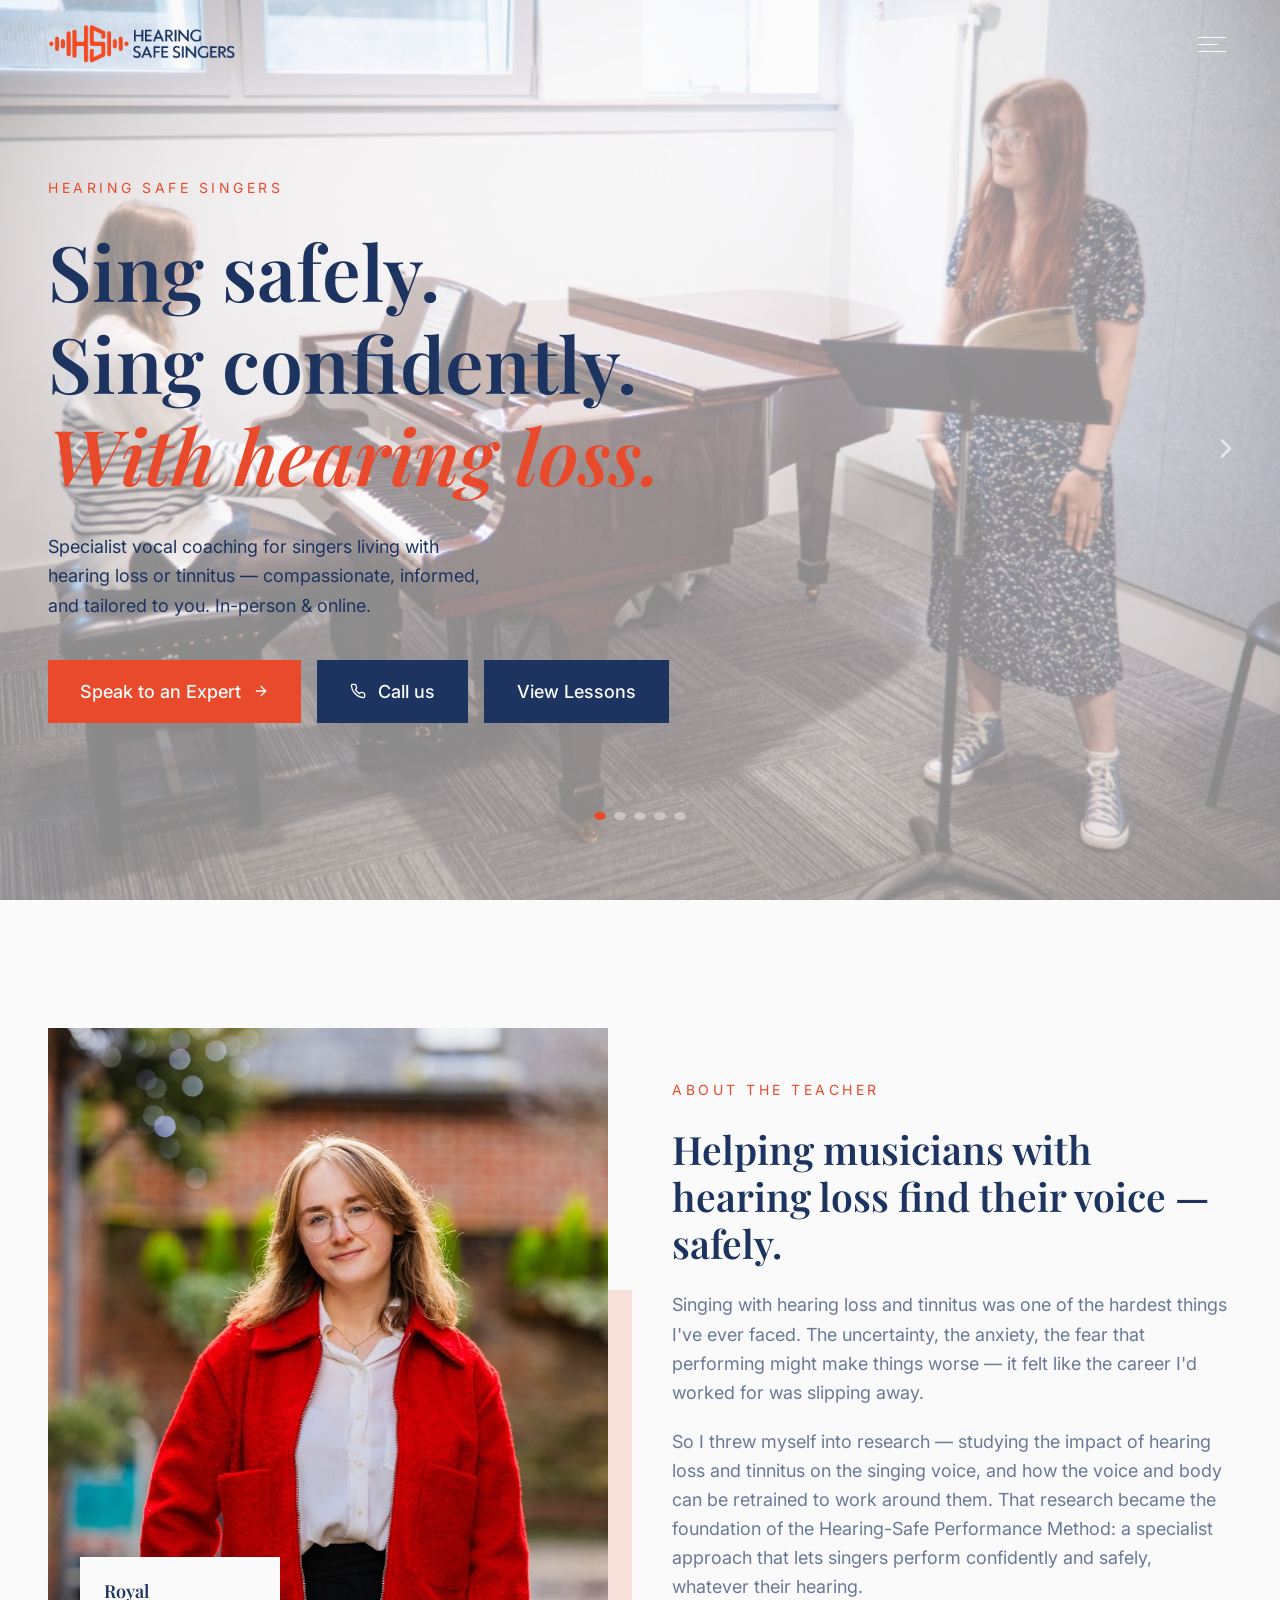
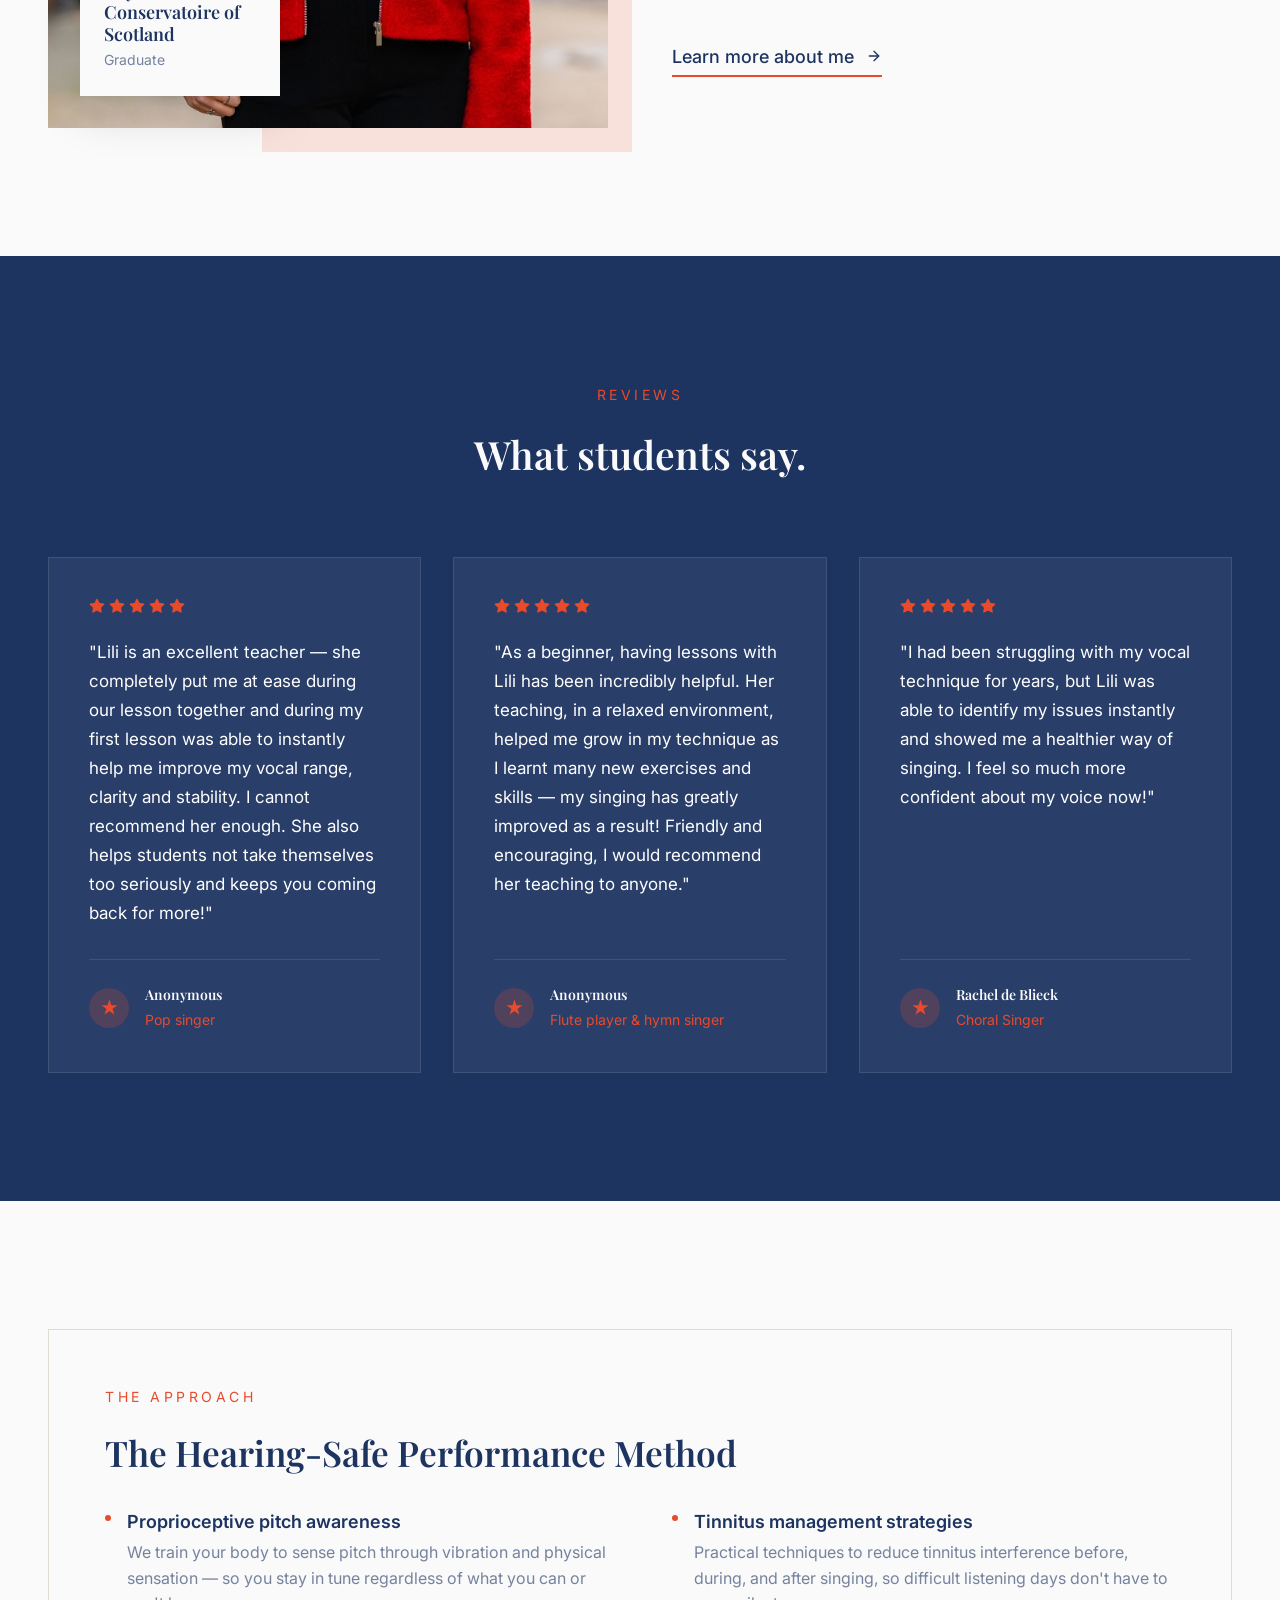
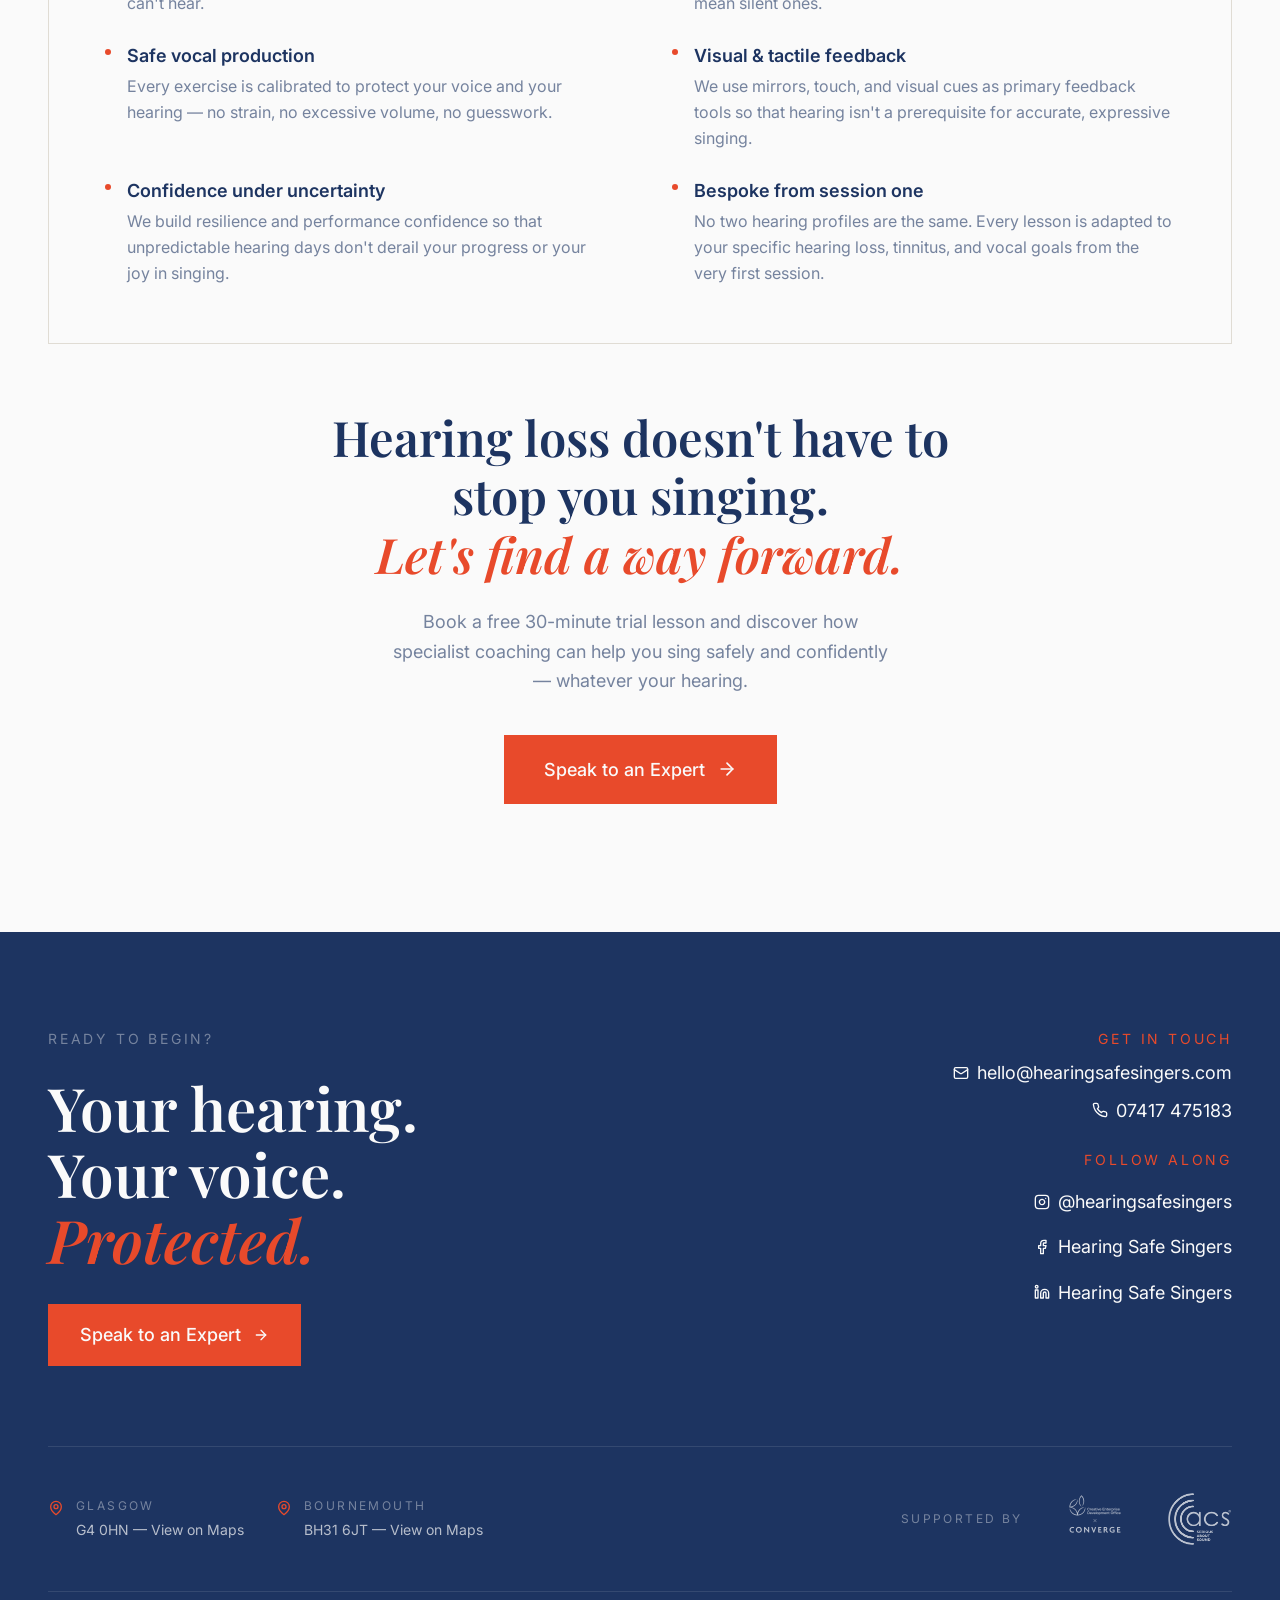
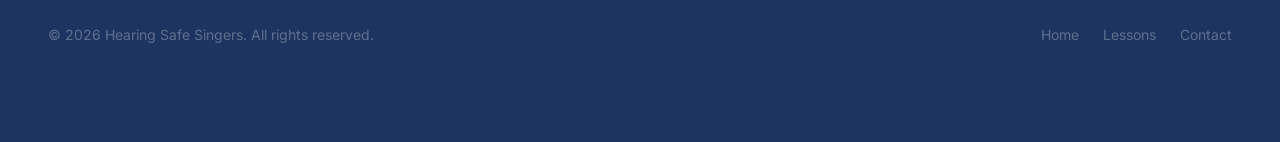
<file: index.html>
<!doctype html>
<html lang="en">
<head>
<meta charset="utf-8" />
<meta name="viewport" content="width=device-width, initial-scale=1" />
<title>Hearing Safe Singers — Sing safely. Sing confidently. With hearing loss.</title>
<meta name="description" content="Specialist vocal coaching for singers living with hearing loss or tinnitus — compassionate, informed, and tailored to you. In-person & online." />
<link rel="icon" type="image/png" href="images/favicon.png" />
<link rel="apple-touch-icon" href="images/favicon.png" />
<link rel="stylesheet" href="styles.css" />
<!-- Meta Pixel Code -->
<script>
!function(f,b,e,v,n,t,s){if(f.fbq)return;n=f.fbq=function(){n.callMethod?n.callMethod.apply(n,arguments):n.queue.push(arguments)};if(!f._fbq)f._fbq=n;n.push=n;n.loaded=!0;n.version='2.0';n.queue=[];t=b.createElement(e);t.async=!0;t.src=v;s=b.getElementsByTagName(e)[0];s.parentNode.insertBefore(t,s)}(window,document,'script','https://connect.facebook.net/en_US/fbevents.js');
fbq('init','1311468734247941');
fbq('track','PageView');
</script>
<noscript><img height="1" width="1" style="display:none" src="https://www.facebook.com/tr?id=1311468734247941&ev=PageView&noscript=1"/></noscript>
<!-- End Meta Pixel Code -->
</head>
<body>

<!-- Navbar -->
<header class="navbar">
  <div class="container inner">
    <a class="nav-logo" href="/" aria-label="Hearing Safe Singers home">
      <img src="images/f5773be41_HSSBlueTransparent.png" alt="Hearing Safe Singers" />
    </a>
    <button class="nav-toggle" aria-label="Open menu">
      <span></span><span></span><span></span>
    </button>
  </div>
</header>

<div class="nav-overlay" role="dialog" aria-modal="true">
  <div class="nav-overlay-header">
    <img src="images/04b8f0dd3_HSSCreamTransparent.png" alt="Hearing Safe Singers" />
    <button class="nav-close" aria-label="Close menu">×</button>
  </div>
  <nav>
    <a href="/">Home</a>
    <a href="/about">About</a>
    <a href="/lessons">Lessons</a>
    <a href="/sponsors">Sponsors</a>
    <a href="/contact">Contact</a>
  </nav>
  <div class="nav-overlay-footer">Unlock your voice. Begin your journey.</div>
</div>

<main>

<!-- Hero -->
<section class="hero">
  <div class="hero-bg">
    <img class="active" src="images/a3f208a0e_dzf_3249_55238288797_o.jpg" alt="" />
    <img src="images/99cafcf4d_dzf_3515_55239343863_o.jpg" alt="" />
    <img src="images/26697dd78_dzf_3363_55239340113_o.jpg" alt="" />
    <img src="images/4032630f1_dzf_3763_55239624080_o.jpg" alt="" />
    <img src="images/483892ad9_dzf_3643_55238297747_o.jpg" alt="" />
  </div>

  <div class="hero-dots" role="tablist" aria-label="Hero slides">
    <button class="active" aria-label="Slide 1"></button>
    <button aria-label="Slide 2"></button>
    <button aria-label="Slide 3"></button>
    <button aria-label="Slide 4"></button>
    <button aria-label="Slide 5"></button>
  </div>

  <button class="hero-arrow prev" aria-label="Previous slide">
    <svg width="32" height="32" viewBox="0 0 24 24" fill="none" stroke="currentColor" stroke-width="2" stroke-linecap="round" stroke-linejoin="round"><path d="m15 18-6-6 6-6"/></svg>
  </button>
  <button class="hero-arrow next" aria-label="Next slide">
    <svg width="32" height="32" viewBox="0 0 24 24" fill="none" stroke="currentColor" stroke-width="2" stroke-linecap="round" stroke-linejoin="round"><path d="m9 18 6-6-6-6"/></svg>
  </button>

  <div class="container hero-content">
    <p class="eyebrow">Hearing Safe Singers</p>
    <h1>Sing safely.<br />Sing confidently.<br /><em>With hearing loss.</em></h1>
    <p class="lead">Specialist vocal coaching for singers living with hearing loss or tinnitus — compassionate, informed, and tailored to you. In-person & online.</p>
    <div class="hero-actions">
      <a class="btn btn-primary" href="/contact">
        Speak to an Expert
        <svg class="icon-arrow" width="16" height="16" viewBox="0 0 24 24" fill="none" stroke="currentColor" stroke-width="2" stroke-linecap="round" stroke-linejoin="round"><path d="M5 12h14"/><path d="m12 5 7 7-7 7"/></svg>
      </a>
      <a class="btn btn-outline-light" href="tel:+447417475183">
        <svg width="16" height="16" viewBox="0 0 24 24" fill="none" stroke="currentColor" stroke-width="2" stroke-linecap="round" stroke-linejoin="round"><path d="M22 16.92v3a2 2 0 0 1-2.18 2 19.79 19.79 0 0 1-8.63-3.07 19.5 19.5 0 0 1-6-6 19.79 19.79 0 0 1-3.07-8.67A2 2 0 0 1 4.11 2h3a2 2 0 0 1 2 1.72 12.84 12.84 0 0 0 .7 2.81 2 2 0 0 1-.45 2.11L8.09 9.91a16 16 0 0 0 6 6l1.27-1.27a2 2 0 0 1 2.11-.45 12.84 12.84 0 0 0 2.81.7A2 2 0 0 1 22 16.92z"/></svg>
        Call us
      </a>
      <a class="btn btn-outline-light" href="/lessons">View Lessons</a>
    </div>
  </div>
</section>

<!-- About strip -->
<section class="section about-strip">
  <div class="container grid">
    <div class="reveal-x-left">
      <div class="img-wrap">
        <img src="images/2c8b6f4b8_lily-portraits-14.jpg" alt="Singing teacher" />
        <div class="about-badge">
          <p>Royal Conservatoire of Scotland</p>
          <p>Graduate</p>
        </div>
      </div>
    </div>
    <div class="reveal-x-right">
      <p class="eyebrow">About the teacher</p>
      <h2>Helping musicians with hearing loss find their voice — safely.</h2>
      <div class="body">
        <p>Singing with hearing loss and tinnitus was one of the hardest things I've ever faced. The uncertainty, the anxiety, the fear that performing might make things worse — it felt like the career I'd worked for was slipping away.</p>
        <p>So I threw myself into research — studying the impact of hearing loss and tinnitus on the singing voice, and how the voice and body can be retrained to work around them. That research became the foundation of the Hearing-Safe Performance Method: a specialist approach that lets singers perform confidently and safely, whatever their hearing.</p>
      </div>
      <a class="link-underline" href="/about">
        Learn more about me
        <svg class="icon-arrow" width="16" height="16" viewBox="0 0 24 24" fill="none" stroke="currentColor" stroke-width="2" stroke-linecap="round" stroke-linejoin="round"><path d="M5 12h14"/><path d="m12 5 7 7-7 7"/></svg>
      </a>
    </div>
  </div>
</section>

<!-- Testimonials -->
<section class="section testimonials">
  <div class="container">
    <div class="head">
      <p class="eyebrow reveal">Reviews</p>
      <h2 class="reveal">What students say.</h2>
    </div>
    <div class="testimonials-grid">
      <article class="testimonial reveal">
        <div class="stars" aria-label="5 stars">
          <svg width="16" height="16" viewBox="0 0 24 24" fill="currentColor" stroke="currentColor" stroke-width="2" stroke-linejoin="round"><polygon points="12 2 15.09 8.26 22 9.27 17 14.14 18.18 21.02 12 17.77 5.82 21.02 7 14.14 2 9.27 8.91 8.26 12 2"/></svg>
          <svg width="16" height="16" viewBox="0 0 24 24" fill="currentColor" stroke="currentColor" stroke-width="2" stroke-linejoin="round"><polygon points="12 2 15.09 8.26 22 9.27 17 14.14 18.18 21.02 12 17.77 5.82 21.02 7 14.14 2 9.27 8.91 8.26 12 2"/></svg>
          <svg width="16" height="16" viewBox="0 0 24 24" fill="currentColor" stroke="currentColor" stroke-width="2" stroke-linejoin="round"><polygon points="12 2 15.09 8.26 22 9.27 17 14.14 18.18 21.02 12 17.77 5.82 21.02 7 14.14 2 9.27 8.91 8.26 12 2"/></svg>
          <svg width="16" height="16" viewBox="0 0 24 24" fill="currentColor" stroke="currentColor" stroke-width="2" stroke-linejoin="round"><polygon points="12 2 15.09 8.26 22 9.27 17 14.14 18.18 21.02 12 17.77 5.82 21.02 7 14.14 2 9.27 8.91 8.26 12 2"/></svg>
          <svg width="16" height="16" viewBox="0 0 24 24" fill="currentColor" stroke="currentColor" stroke-width="2" stroke-linejoin="round"><polygon points="12 2 15.09 8.26 22 9.27 17 14.14 18.18 21.02 12 17.77 5.82 21.02 7 14.14 2 9.27 8.91 8.26 12 2"/></svg>
        </div>
        <blockquote>"Lili is an excellent teacher — she completely put me at ease during our lesson together and during my first lesson was able to instantly help me improve my vocal range, clarity and stability. I cannot recommend her enough. She also helps students not take themselves too seriously and keeps you coming back for more!"</blockquote>
        <div class="meta">
          <div class="avatar">★</div>
          <div>
            <p class="meta-name">Anonymous</p>
            <p class="meta-role">Pop singer</p>
          </div>
        </div>
      </article>
      <article class="testimonial reveal">
        <div class="stars" aria-label="5 stars">
          <svg width="16" height="16" viewBox="0 0 24 24" fill="currentColor" stroke="currentColor" stroke-width="2" stroke-linejoin="round"><polygon points="12 2 15.09 8.26 22 9.27 17 14.14 18.18 21.02 12 17.77 5.82 21.02 7 14.14 2 9.27 8.91 8.26 12 2"/></svg>
          <svg width="16" height="16" viewBox="0 0 24 24" fill="currentColor" stroke="currentColor" stroke-width="2" stroke-linejoin="round"><polygon points="12 2 15.09 8.26 22 9.27 17 14.14 18.18 21.02 12 17.77 5.82 21.02 7 14.14 2 9.27 8.91 8.26 12 2"/></svg>
          <svg width="16" height="16" viewBox="0 0 24 24" fill="currentColor" stroke="currentColor" stroke-width="2" stroke-linejoin="round"><polygon points="12 2 15.09 8.26 22 9.27 17 14.14 18.18 21.02 12 17.77 5.82 21.02 7 14.14 2 9.27 8.91 8.26 12 2"/></svg>
          <svg width="16" height="16" viewBox="0 0 24 24" fill="currentColor" stroke="currentColor" stroke-width="2" stroke-linejoin="round"><polygon points="12 2 15.09 8.26 22 9.27 17 14.14 18.18 21.02 12 17.77 5.82 21.02 7 14.14 2 9.27 8.91 8.26 12 2"/></svg>
          <svg width="16" height="16" viewBox="0 0 24 24" fill="currentColor" stroke="currentColor" stroke-width="2" stroke-linejoin="round"><polygon points="12 2 15.09 8.26 22 9.27 17 14.14 18.18 21.02 12 17.77 5.82 21.02 7 14.14 2 9.27 8.91 8.26 12 2"/></svg>
        </div>
        <blockquote>"As a beginner, having lessons with Lili has been incredibly helpful. Her teaching, in a relaxed environment, helped me grow in my technique as I learnt many new exercises and skills — my singing has greatly improved as a result! Friendly and encouraging, I would recommend her teaching to anyone."</blockquote>
        <div class="meta">
          <div class="avatar">★</div>
          <div>
            <p class="meta-name">Anonymous</p>
            <p class="meta-role">Flute player & hymn singer</p>
          </div>
        </div>
      </article>
      <article class="testimonial reveal">
        <div class="stars" aria-label="5 stars">
          <svg width="16" height="16" viewBox="0 0 24 24" fill="currentColor" stroke="currentColor" stroke-width="2" stroke-linejoin="round"><polygon points="12 2 15.09 8.26 22 9.27 17 14.14 18.18 21.02 12 17.77 5.82 21.02 7 14.14 2 9.27 8.91 8.26 12 2"/></svg>
          <svg width="16" height="16" viewBox="0 0 24 24" fill="currentColor" stroke="currentColor" stroke-width="2" stroke-linejoin="round"><polygon points="12 2 15.09 8.26 22 9.27 17 14.14 18.18 21.02 12 17.77 5.82 21.02 7 14.14 2 9.27 8.91 8.26 12 2"/></svg>
          <svg width="16" height="16" viewBox="0 0 24 24" fill="currentColor" stroke="currentColor" stroke-width="2" stroke-linejoin="round"><polygon points="12 2 15.09 8.26 22 9.27 17 14.14 18.18 21.02 12 17.77 5.82 21.02 7 14.14 2 9.27 8.91 8.26 12 2"/></svg>
          <svg width="16" height="16" viewBox="0 0 24 24" fill="currentColor" stroke="currentColor" stroke-width="2" stroke-linejoin="round"><polygon points="12 2 15.09 8.26 22 9.27 17 14.14 18.18 21.02 12 17.77 5.82 21.02 7 14.14 2 9.27 8.91 8.26 12 2"/></svg>
          <svg width="16" height="16" viewBox="0 0 24 24" fill="currentColor" stroke="currentColor" stroke-width="2" stroke-linejoin="round"><polygon points="12 2 15.09 8.26 22 9.27 17 14.14 18.18 21.02 12 17.77 5.82 21.02 7 14.14 2 9.27 8.91 8.26 12 2"/></svg>
        </div>
        <blockquote>"I had been struggling with my vocal technique for years, but Lili was able to identify my issues instantly and showed me a healthier way of singing. I feel so much more confident about my voice now!"</blockquote>
        <div class="meta">
          <div class="avatar">★</div>
          <div>
            <p class="meta-name">Rachel de Blieck</p>
            <p class="meta-role">Choral Singer</p>
          </div>
        </div>
      </article>
    </div>
  </div>
</section>

<!-- The approach / Method -->
<section class="section method-section">
  <div class="container">
    <div class="method-card">
      <p class="eyebrow">The approach</p>
      <h2>The Hearing-Safe Performance Method</h2>
      <div class="method-grid">
        <div class="method-item"><div class="dot"></div><div><p>Proprioceptive pitch awareness</p><p>We train your body to sense pitch through vibration and physical sensation — so you stay in tune regardless of what you can or can't hear.</p></div></div>
        <div class="method-item"><div class="dot"></div><div><p>Tinnitus management strategies</p><p>Practical techniques to reduce tinnitus interference before, during, and after singing, so difficult listening days don't have to mean silent ones.</p></div></div>
        <div class="method-item"><div class="dot"></div><div><p>Safe vocal production</p><p>Every exercise is calibrated to protect your voice and your hearing — no strain, no excessive volume, no guesswork.</p></div></div>
        <div class="method-item"><div class="dot"></div><div><p>Visual & tactile feedback</p><p>We use mirrors, touch, and visual cues as primary feedback tools so that hearing isn't a prerequisite for accurate, expressive singing.</p></div></div>
        <div class="method-item"><div class="dot"></div><div><p>Confidence under uncertainty</p><p>We build resilience and performance confidence so that unpredictable hearing days don't derail your progress or your joy in singing.</p></div></div>
        <div class="method-item"><div class="dot"></div><div><p>Bespoke from session one</p><p>No two hearing profiles are the same. Every lesson is adapted to your specific hearing loss, tinnitus, and vocal goals from the very first session.</p></div></div>
      </div>
    </div>
  </div>
</section>

<!-- CTA Banner -->
<section class="section cta-banner">
  <div class="container inner">
    <h2 class="reveal">Hearing loss doesn't have to<br />stop you singing.<br /><em>Let's find a way forward.</em></h2>
    <p class="reveal">Book a free 30-minute trial lesson and discover how specialist coaching can help you sing safely and confidently — whatever your hearing.</p>
    <div class="reveal">
      <a class="btn btn-primary btn-large" href="/contact">
        Speak to an Expert
        <svg class="icon-arrow" width="20" height="20" viewBox="0 0 24 24" fill="none" stroke="currentColor" stroke-width="2" stroke-linecap="round" stroke-linejoin="round"><path d="M5 12h14"/><path d="m12 5 7 7-7 7"/></svg>
      </a>
    </div>
  </div>
</section>

</main>

<!-- Footer (shared) -->
<footer class="site-footer">
  <div class="container">
    <div class="grid">
      <div>
        <p class="eyebrow-light">Ready to begin?</p>
        <h2>Your hearing.<br />Your voice. <em>Protected.</em></h2>
        <a class="btn btn-primary" href="/contact">
          Speak to an Expert
          <svg class="icon-arrow" width="16" height="16" viewBox="0 0 24 24" fill="none" stroke="currentColor" stroke-width="2" stroke-linecap="round" stroke-linejoin="round"><path d="M5 12h14"/><path d="m12 5 7 7-7 7"/></svg>
        </a>
      </div>
      <div class="footer-contact">
        <div>
          <p class="label">Get in touch</p>
          <a href="mailto:hello@hearingsafesingers.com">
            <svg width="16" height="16" viewBox="0 0 24 24" fill="none" stroke="currentColor" stroke-width="2" stroke-linecap="round" stroke-linejoin="round"><rect width="20" height="16" x="2" y="4" rx="2"/><path d="m22 7-8.97 5.7a1.94 1.94 0 0 1-2.06 0L2 7"/></svg>
            hello@hearingsafesingers.com
          </a>
          <a href="tel:+447417475183">
            <svg width="16" height="16" viewBox="0 0 24 24" fill="none" stroke="currentColor" stroke-width="2" stroke-linecap="round" stroke-linejoin="round"><path d="M22 16.92v3a2 2 0 0 1-2.18 2 19.79 19.79 0 0 1-8.63-3.07 19.5 19.5 0 0 1-6-6 19.79 19.79 0 0 1-3.07-8.67A2 2 0 0 1 4.11 2h3a2 2 0 0 1 2 1.72 12.84 12.84 0 0 0 .7 2.81 2 2 0 0 1-.45 2.11L8.09 9.91a16 16 0 0 0 6 6l1.27-1.27a2 2 0 0 1 2.11-.45 12.84 12.84 0 0 0 2.81.7A2 2 0 0 1 22 16.92z"/></svg>
            07417 475183
          </a>
        </div>
        <div>
          <p class="label">Follow along</p>
          <div style="display:flex;flex-direction:column;gap:0.5rem">
            <a href="https://www.instagram.com/hearingsafesingers/" target="_blank" rel="noopener noreferrer"><svg width="16" height="16" viewBox="0 0 24 24" fill="none" stroke="currentColor" stroke-width="2" stroke-linecap="round" stroke-linejoin="round"><rect width="20" height="20" x="2" y="2" rx="5"/><path d="M16 11.37A4 4 0 1 1 12.63 8 4 4 0 0 1 16 11.37z"/><line x1="17.5" x2="17.51" y1="6.5" y2="6.5"/></svg> @hearingsafesingers</a>
            <a href="https://www.facebook.com/profile.php?id=61586001400042" target="_blank" rel="noopener noreferrer"><svg width="16" height="16" viewBox="0 0 24 24" fill="none" stroke="currentColor" stroke-width="2" stroke-linecap="round" stroke-linejoin="round"><path d="M18 2h-3a5 5 0 0 0-5 5v3H7v4h3v8h4v-8h3l1-4h-4V7a1 1 0 0 1 1-1h3z"/></svg> Hearing Safe Singers</a>
            <a href="https://www.linkedin.com/company/hearingsafesingers/" target="_blank" rel="noopener noreferrer"><svg width="16" height="16" viewBox="0 0 24 24" fill="none" stroke="currentColor" stroke-width="2" stroke-linecap="round" stroke-linejoin="round"><path d="M16 8a6 6 0 0 1 6 6v7h-4v-7a2 2 0 0 0-4 0v7h-4v-7a6 6 0 0 1 6-6z"/><rect width="4" height="12" x="2" y="9"/><circle cx="4" cy="4" r="2"/></svg> Hearing Safe Singers</a>
          </div>
        </div>
      </div>
    </div>

    <div class="footer-locations">
      <a href="https://www.google.com/maps/search/G4+0HN" target="_blank" rel="noopener noreferrer">
        <svg width="16" height="16" viewBox="0 0 24 24" fill="none" stroke="currentColor" stroke-width="2" stroke-linecap="round" stroke-linejoin="round"><path d="M20 10c0 6-8 12-8 12s-8-6-8-12a8 8 0 0 1 16 0z"/><circle cx="12" cy="10" r="3"/></svg>
        <div>
          <p class="place">Glasgow</p>
          <p class="addr">G4 0HN — View on Maps</p>
        </div>
      </a>
      <a href="https://www.google.com/maps/search/BH31+6JT" target="_blank" rel="noopener noreferrer">
        <svg width="16" height="16" viewBox="0 0 24 24" fill="none" stroke="currentColor" stroke-width="2" stroke-linecap="round" stroke-linejoin="round"><path d="M20 10c0 6-8 12-8 12s-8-6-8-12a8 8 0 0 1 16 0z"/><circle cx="12" cy="10" r="3"/></svg>
        <div>
          <p class="place">Bournemouth</p>
          <p class="addr">BH31 6JT — View on Maps</p>
        </div>
      </a>
      <div class="footer-partners">
        <p class="label">Supported by</p>
        <div class="logos">
          <a href="https://www.rcs.ac.uk/engagement/creative-enterprise-development-office/" target="_blank" rel="noopener noreferrer"><img src="images/cec083ea1_CEDOxConverge_Logo_dark_transparentBG.png" alt="CEDO x Converge" /></a>
          <a href="https://acscustom.com/uk" target="_blank" rel="noopener noreferrer"><img src="images/d675393dd_acs-logo-black-strapline-trademark-medium.png" alt="ACS — Serious About Sound" /></a>
        </div>
      </div>
    </div>

    <div class="footer-bottom">
      <span>© <span id="footer-year"></span> Hearing Safe Singers. All rights reserved.</span>
      <div class="links">
        <a href="/">Home</a>
        <a href="/lessons">Lessons</a>
        <a href="/contact">Contact</a>
      </div>
    </div>
  </div>
</footer>

<script src="main.js"></script>
</body>
</html>
</file>
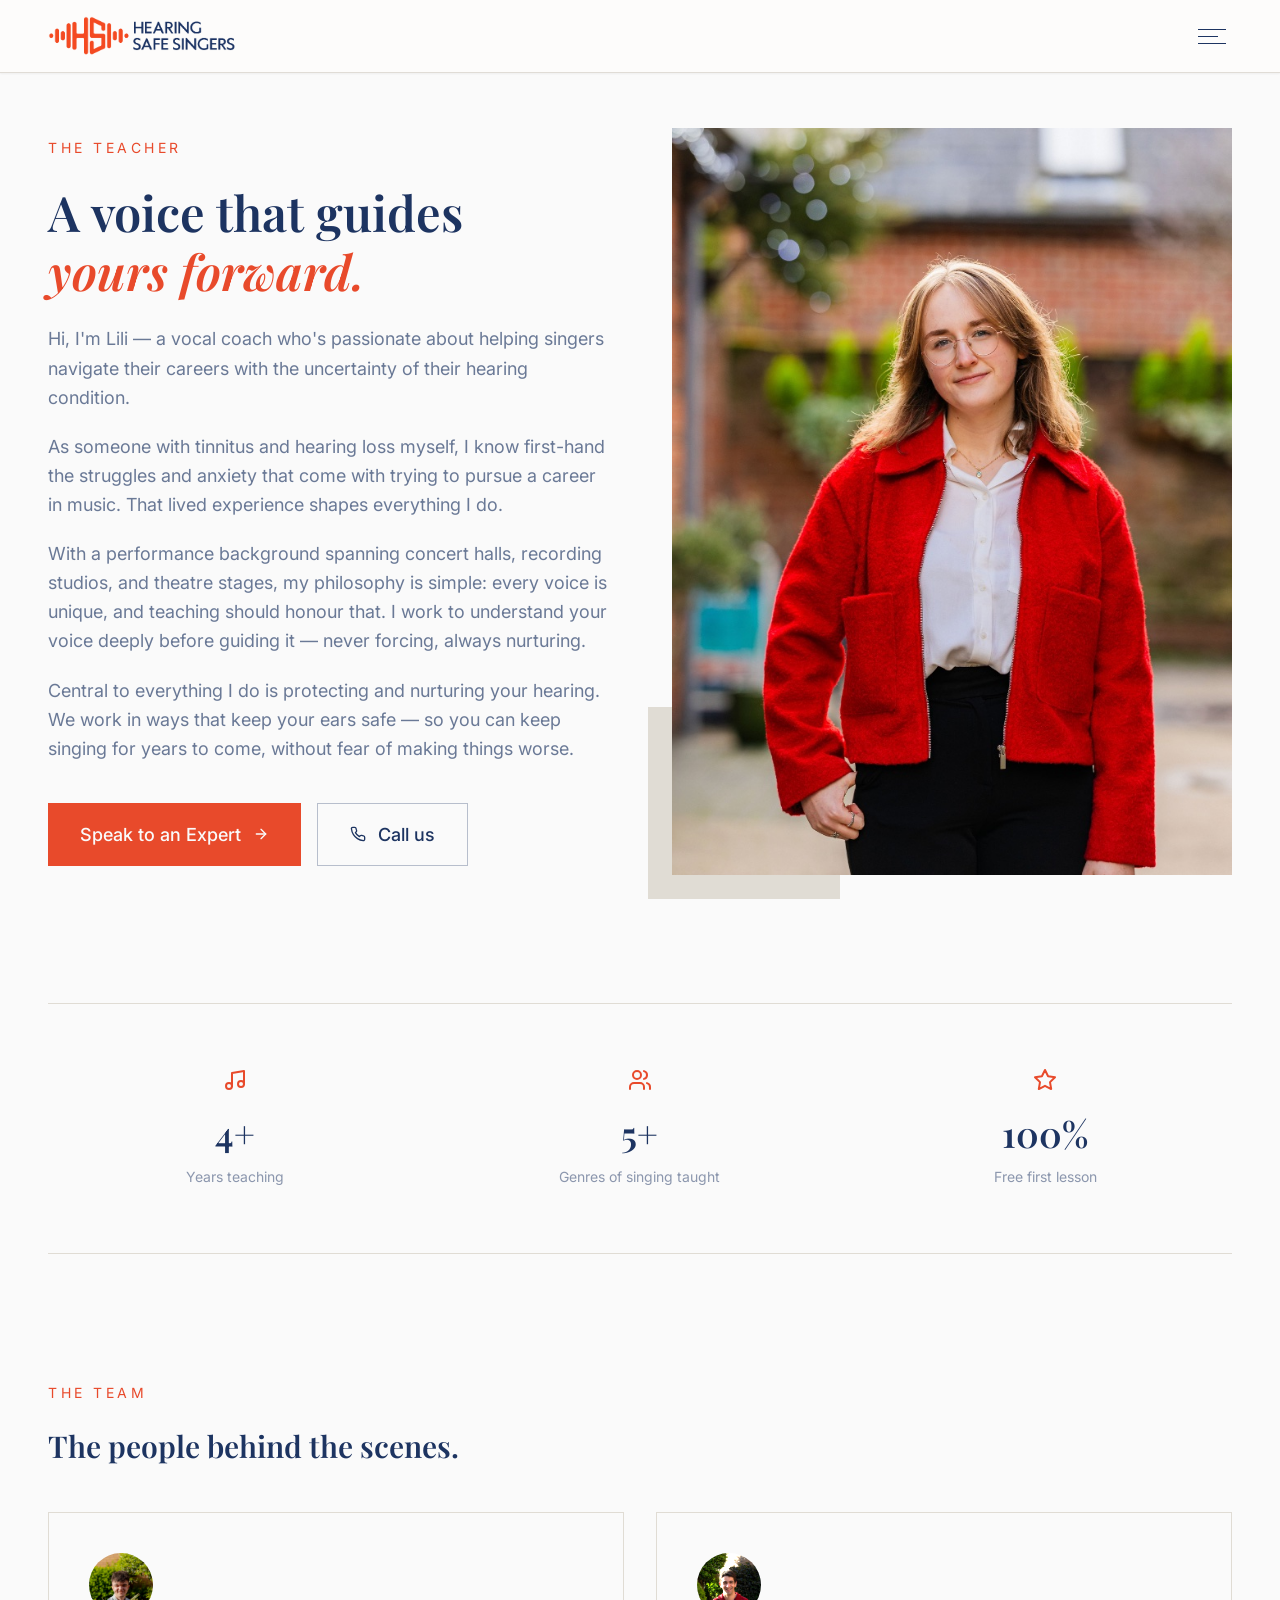
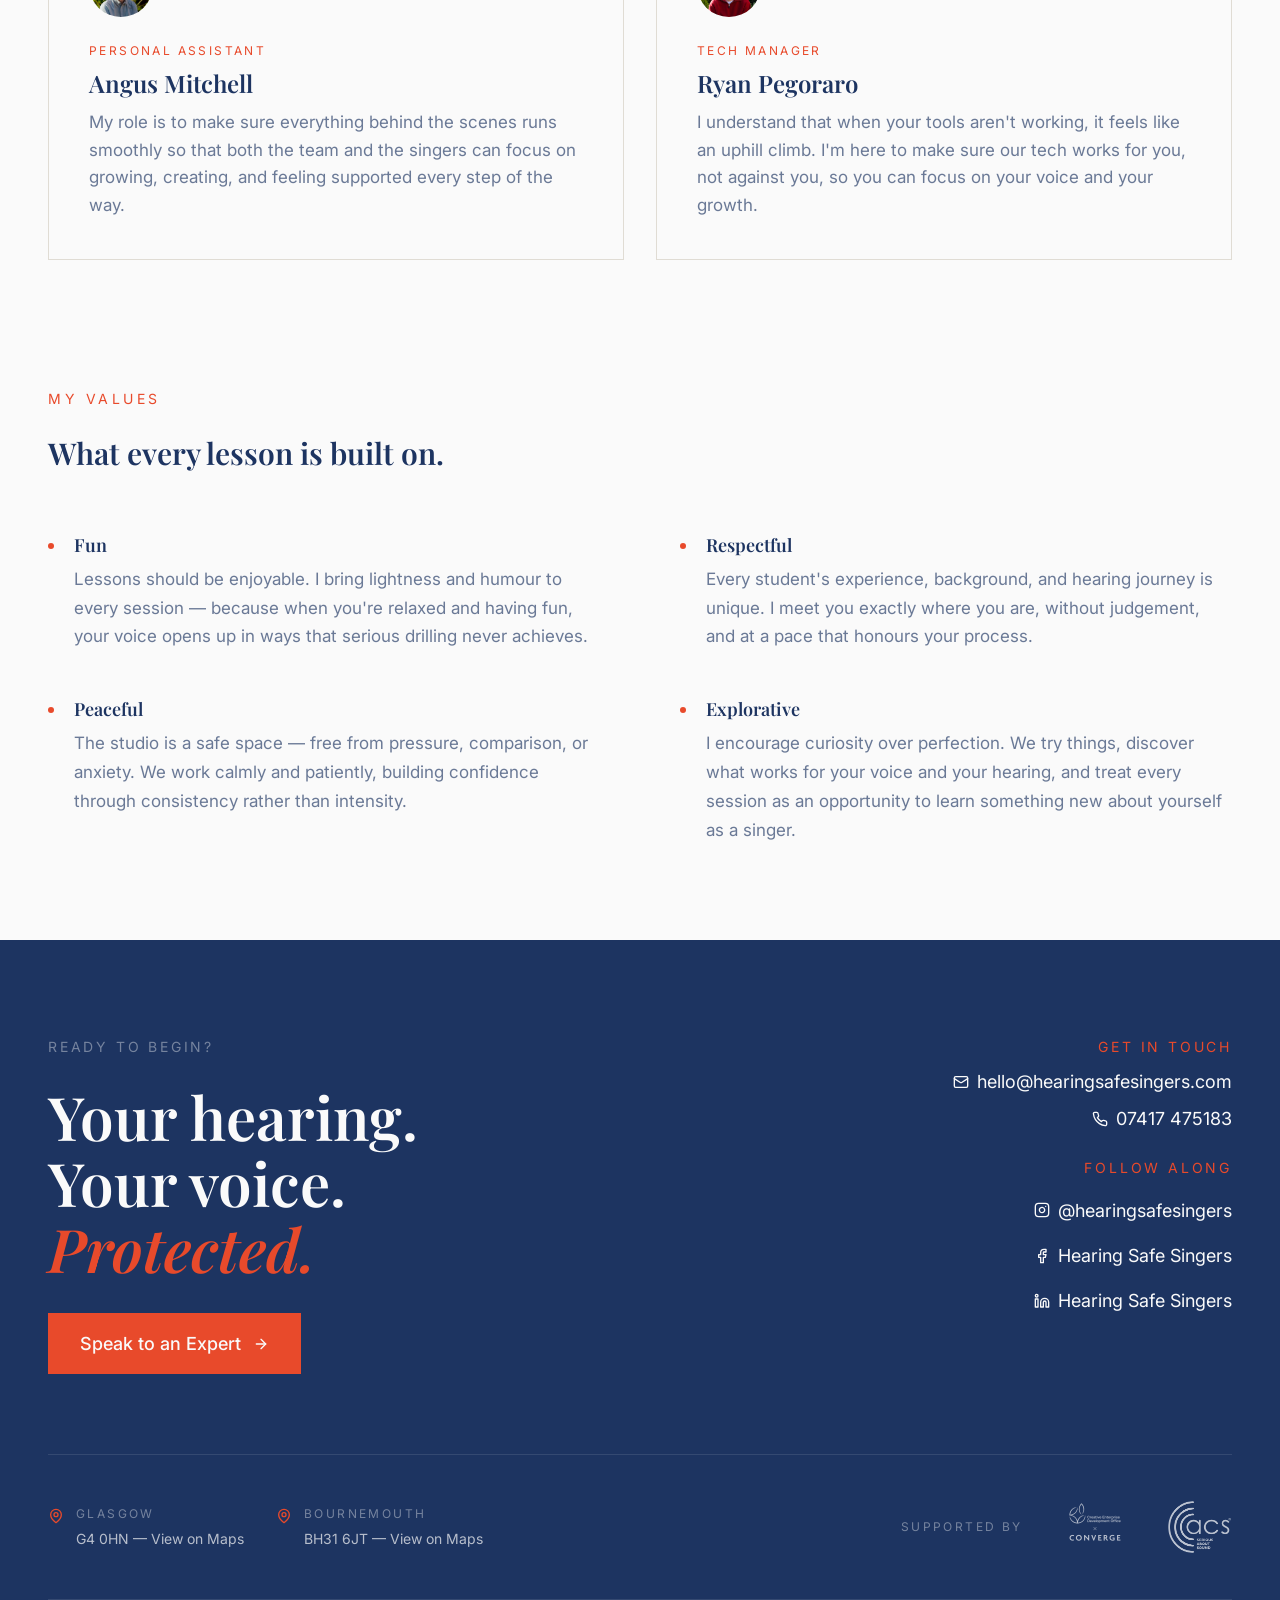
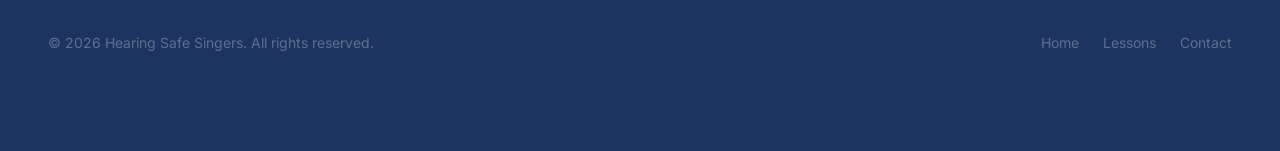
<file: about.html>
<!doctype html>
<html lang="en">
<head>
<meta charset="utf-8" />
<meta name="viewport" content="width=device-width, initial-scale=1" />
<title>About — Hearing Safe Singers</title>
<meta name="description" content="Meet Lili — a vocal coach helping singers navigate hearing loss and tinnitus, with a team that supports every step of your journey." />
<link rel="icon" type="image/png" href="images/favicon.png" />
<link rel="apple-touch-icon" href="images/favicon.png" />
<link rel="stylesheet" href="styles.css" />
<!-- Meta Pixel Code -->
<script>
!function(f,b,e,v,n,t,s){if(f.fbq)return;n=f.fbq=function(){n.callMethod?n.callMethod.apply(n,arguments):n.queue.push(arguments)};if(!f._fbq)f._fbq=n;n.push=n;n.loaded=!0;n.version='2.0';n.queue=[];t=b.createElement(e);t.async=!0;t.src=v;s=b.getElementsByTagName(e)[0];s.parentNode.insertBefore(t,s)}(window,document,'script','https://connect.facebook.net/en_US/fbevents.js');
fbq('init','1311468734247941');
fbq('track','PageView');
</script>
<noscript><img height="1" width="1" style="display:none" src="https://www.facebook.com/tr?id=1311468734247941&ev=PageView&noscript=1"/></noscript>
<!-- End Meta Pixel Code -->
</head>
<body>

<header class="navbar scrolled">
  <div class="container inner">
    <a class="nav-logo" href="/" aria-label="Home">
      <img src="images/f5773be41_HSSBlueTransparent.png" alt="Hearing Safe Singers" />
    </a>
    <button class="nav-toggle" aria-label="Open menu"><span></span><span></span><span></span></button>
  </div>
</header>

<div class="nav-overlay" role="dialog" aria-modal="true">
  <div class="nav-overlay-header">
    <img src="images/04b8f0dd3_HSSCreamTransparent.png" alt="Hearing Safe Singers" />
    <button class="nav-close" aria-label="Close menu">×</button>
  </div>
  <nav>
    <a href="/">Home</a>
    <a href="/about">About</a>
    <a href="/lessons">Lessons</a>
    <a href="/sponsors">Sponsors</a>
    <a href="/contact">Contact</a>
  </nav>
  <div class="nav-overlay-footer">Unlock your voice. Begin your journey.</div>
</div>

<main class="page">
  <div class="container">
    <!-- Hero row -->
    <div class="about-hero">
      <div class="reveal">
        <p class="eyebrow">The teacher</p>
        <h1>A voice that guides<br /><em>yours forward.</em></h1>
        <div class="body">
          <p>Hi, I'm Lili — a vocal coach who's passionate about helping singers navigate their careers with the uncertainty of their hearing condition.</p>
          <p>As someone with tinnitus and hearing loss myself, I know first-hand the struggles and anxiety that come with trying to pursue a career in music. That lived experience shapes everything I do.</p>
          <p>With a performance background spanning concert halls, recording studios, and theatre stages, my philosophy is simple: every voice is unique, and teaching should honour that. I work to understand your voice deeply before guiding it — never forcing, always nurturing.</p>
          <p class="last">Central to everything I do is protecting and nurturing your hearing. We work in ways that keep your ears safe — so you can keep singing for years to come, without fear of making things worse.</p>
        </div>
        <div class="hero-actions">
          <a class="btn btn-primary" href="/lessons">
            Speak to an Expert
            <svg class="icon-arrow" width="16" height="16" viewBox="0 0 24 24" fill="none" stroke="currentColor" stroke-width="2" stroke-linecap="round" stroke-linejoin="round"><path d="M5 12h14"/><path d="m12 5 7 7-7 7"/></svg>
          </a>
          <a class="btn btn-outline" href="tel:+447417475183">
            <svg width="16" height="16" viewBox="0 0 24 24" fill="none" stroke="currentColor" stroke-width="2" stroke-linecap="round" stroke-linejoin="round"><path d="M22 16.92v3a2 2 0 0 1-2.18 2 19.79 19.79 0 0 1-8.63-3.07 19.5 19.5 0 0 1-6-6 19.79 19.79 0 0 1-3.07-8.67A2 2 0 0 1 4.11 2h3a2 2 0 0 1 2 1.72 12.84 12.84 0 0 0 .7 2.81 2 2 0 0 1-.45 2.11L8.09 9.91a16 16 0 0 0 6 6l1.27-1.27a2 2 0 0 1 2.11-.45 12.84 12.84 0 0 0 2.81.7A2 2 0 0 1 22 16.92z"/></svg>
            Call us
          </a>
        </div>
      </div>
      <div class="reveal-x-right">
        <div class="img-wrap">
          <img src="images/2c8b6f4b8_lily-portraits-14.jpg" alt="Singing teacher" />
        </div>
      </div>
    </div>

    <!-- Stats -->
    <div class="stats">
      <div class="stat reveal">
        <svg width="24" height="24" viewBox="0 0 24 24" fill="none" stroke="currentColor" stroke-width="2" stroke-linecap="round" stroke-linejoin="round"><path d="M9 18V5l12-2v13"/><circle cx="6" cy="18" r="3"/><circle cx="18" cy="16" r="3"/></svg>
        <p class="value">4+</p>
        <p class="label">Years teaching</p>
      </div>
      <div class="stat reveal">
        <svg width="24" height="24" viewBox="0 0 24 24" fill="none" stroke="currentColor" stroke-width="2" stroke-linecap="round" stroke-linejoin="round"><path d="M16 21v-2a4 4 0 0 0-4-4H6a4 4 0 0 0-4 4v2"/><circle cx="9" cy="7" r="4"/><path d="M22 21v-2a4 4 0 0 0-3-3.87"/><path d="M16 3.13a4 4 0 0 1 0 7.75"/></svg>
        <p class="value">5+</p>
        <p class="label">Genres of singing taught</p>
      </div>
      <div class="stat reveal">
        <svg width="24" height="24" viewBox="0 0 24 24" fill="none" stroke="currentColor" stroke-width="2" stroke-linecap="round" stroke-linejoin="round"><polygon points="12 2 15.09 8.26 22 9.27 17 14.14 18.18 21.02 12 17.77 5.82 21.02 7 14.14 2 9.27 8.91 8.26 12 2"/></svg>
        <p class="value">100%</p>
        <p class="label">Free first lesson</p>
      </div>
    </div>

    <!-- Team -->
    <div class="team-section">
      <p class="eyebrow reveal">The team</p>
      <h2 class="reveal">The people behind the scenes.</h2>
      <div class="team-grid">
        <article class="team-card reveal">
          <div class="team-avatar">
            <img src="images/e729cf675_dzf_3164-2_55239437089_o.jpg" alt="Angus Mitchell" />
          </div>
          <p class="role">Personal Assistant</p>
          <h3>Angus Mitchell</h3>
          <p>My role is to make sure everything behind the scenes runs smoothly so that both the team and the singers can focus on growing, creating, and feeling supported every step of the way.</p>
        </article>
        <article class="team-card reveal">
          <div class="team-avatar">
            <img src="images/167823225_dzf_3198_55239190576_o.jpg" alt="Ryan Pegoraro" style="filter: brightness(1.3);" />
          </div>
          <p class="role">Tech Manager</p>
          <h3>Ryan Pegoraro</h3>
          <p>I understand that when your tools aren't working, it feels like an uphill climb. I'm here to make sure our tech works for you, not against you, so you can focus on your voice and your growth.</p>
        </article>
      </div>
    </div>

    <!-- Values -->
    <div class="values-section">
      <div class="head">
        <p class="eyebrow reveal">My values</p>
        <h2 class="reveal">What every lesson is built on.</h2>
      </div>
      <div class="values-grid">
        <div class="value reveal">
          <div class="dot"></div>
          <div>
            <h3>Fun</h3>
            <p>Lessons should be enjoyable. I bring lightness and humour to every session — because when you're relaxed and having fun, your voice opens up in ways that serious drilling never achieves.</p>
          </div>
        </div>
        <div class="value reveal">
          <div class="dot"></div>
          <div>
            <h3>Respectful</h3>
            <p>Every student's experience, background, and hearing journey is unique. I meet you exactly where you are, without judgement, and at a pace that honours your process.</p>
          </div>
        </div>
        <div class="value reveal">
          <div class="dot"></div>
          <div>
            <h3>Peaceful</h3>
            <p>The studio is a safe space — free from pressure, comparison, or anxiety. We work calmly and patiently, building confidence through consistency rather than intensity.</p>
          </div>
        </div>
        <div class="value reveal">
          <div class="dot"></div>
          <div>
            <h3>Explorative</h3>
            <p>I encourage curiosity over perfection. We try things, discover what works for your voice and your hearing, and treat every session as an opportunity to learn something new about yourself as a singer.</p>
          </div>
        </div>
      </div>
    </div>
  </div>
</main>

<footer class="site-footer">
  <div class="container">
    <div class="grid">
      <div>
        <p class="eyebrow-light">Ready to begin?</p>
        <h2>Your hearing.<br />Your voice. <em>Protected.</em></h2>
        <a class="btn btn-primary" href="/contact">
          Speak to an Expert
          <svg class="icon-arrow" width="16" height="16" viewBox="0 0 24 24" fill="none" stroke="currentColor" stroke-width="2" stroke-linecap="round" stroke-linejoin="round"><path d="M5 12h14"/><path d="m12 5 7 7-7 7"/></svg>
        </a>
      </div>
      <div class="footer-contact">
        <div>
          <p class="label">Get in touch</p>
          <a href="mailto:hello@hearingsafesingers.com"><svg width="16" height="16" viewBox="0 0 24 24" fill="none" stroke="currentColor" stroke-width="2" stroke-linecap="round" stroke-linejoin="round"><rect width="20" height="16" x="2" y="4" rx="2"/><path d="m22 7-8.97 5.7a1.94 1.94 0 0 1-2.06 0L2 7"/></svg> hello@hearingsafesingers.com</a>
          <a href="tel:+447417475183"><svg width="16" height="16" viewBox="0 0 24 24" fill="none" stroke="currentColor" stroke-width="2" stroke-linecap="round" stroke-linejoin="round"><path d="M22 16.92v3a2 2 0 0 1-2.18 2 19.79 19.79 0 0 1-8.63-3.07 19.5 19.5 0 0 1-6-6 19.79 19.79 0 0 1-3.07-8.67A2 2 0 0 1 4.11 2h3a2 2 0 0 1 2 1.72 12.84 12.84 0 0 0 .7 2.81 2 2 0 0 1-.45 2.11L8.09 9.91a16 16 0 0 0 6 6l1.27-1.27a2 2 0 0 1 2.11-.45 12.84 12.84 0 0 0 2.81.7A2 2 0 0 1 22 16.92z"/></svg> 07417 475183</a>
        </div>
        <div>
          <p class="label">Follow along</p>
          <div style="display:flex;flex-direction:column;gap:0.5rem">
            <a href="https://www.instagram.com/hearingsafesingers/" target="_blank" rel="noopener noreferrer"><svg width="16" height="16" viewBox="0 0 24 24" fill="none" stroke="currentColor" stroke-width="2" stroke-linecap="round" stroke-linejoin="round"><rect width="20" height="20" x="2" y="2" rx="5"/><path d="M16 11.37A4 4 0 1 1 12.63 8 4 4 0 0 1 16 11.37z"/><line x1="17.5" x2="17.51" y1="6.5" y2="6.5"/></svg> @hearingsafesingers</a>
            <a href="https://www.facebook.com/profile.php?id=61586001400042" target="_blank" rel="noopener noreferrer"><svg width="16" height="16" viewBox="0 0 24 24" fill="none" stroke="currentColor" stroke-width="2" stroke-linecap="round" stroke-linejoin="round"><path d="M18 2h-3a5 5 0 0 0-5 5v3H7v4h3v8h4v-8h3l1-4h-4V7a1 1 0 0 1 1-1h3z"/></svg> Hearing Safe Singers</a>
            <a href="https://www.linkedin.com/company/hearingsafesingers/" target="_blank" rel="noopener noreferrer"><svg width="16" height="16" viewBox="0 0 24 24" fill="none" stroke="currentColor" stroke-width="2" stroke-linecap="round" stroke-linejoin="round"><path d="M16 8a6 6 0 0 1 6 6v7h-4v-7a2 2 0 0 0-4 0v7h-4v-7a6 6 0 0 1 6-6z"/><rect width="4" height="12" x="2" y="9"/><circle cx="4" cy="4" r="2"/></svg> Hearing Safe Singers</a>
          </div>
        </div>
      </div>
    </div>
    <div class="footer-locations">
      <a href="https://www.google.com/maps/search/G4+0HN" target="_blank" rel="noopener noreferrer">
        <svg width="16" height="16" viewBox="0 0 24 24" fill="none" stroke="currentColor" stroke-width="2" stroke-linecap="round" stroke-linejoin="round"><path d="M20 10c0 6-8 12-8 12s-8-6-8-12a8 8 0 0 1 16 0z"/><circle cx="12" cy="10" r="3"/></svg>
        <div><p class="place">Glasgow</p><p class="addr">G4 0HN — View on Maps</p></div>
      </a>
      <a href="https://www.google.com/maps/search/BH31+6JT" target="_blank" rel="noopener noreferrer">
        <svg width="16" height="16" viewBox="0 0 24 24" fill="none" stroke="currentColor" stroke-width="2" stroke-linecap="round" stroke-linejoin="round"><path d="M20 10c0 6-8 12-8 12s-8-6-8-12a8 8 0 0 1 16 0z"/><circle cx="12" cy="10" r="3"/></svg>
        <div><p class="place">Bournemouth</p><p class="addr">BH31 6JT — View on Maps</p></div>
      </a>
      <div class="footer-partners">
        <p class="label">Supported by</p>
        <div class="logos">
          <a href="https://www.rcs.ac.uk/engagement/creative-enterprise-development-office/" target="_blank" rel="noopener noreferrer"><img src="images/cec083ea1_CEDOxConverge_Logo_dark_transparentBG.png" alt="CEDO x Converge" /></a>
          <a href="https://acscustom.com/uk" target="_blank" rel="noopener noreferrer"><img src="images/d675393dd_acs-logo-black-strapline-trademark-medium.png" alt="ACS — Serious About Sound" /></a>
        </div>
      </div>
    </div>
    <div class="footer-bottom">
      <span>© <span id="footer-year"></span> Hearing Safe Singers. All rights reserved.</span>
      <div class="links"><a href="/">Home</a><a href="/lessons">Lessons</a><a href="/contact">Contact</a></div>
    </div>
  </div>
</footer>

<script src="main.js"></script>
</body>
</html>
</file>
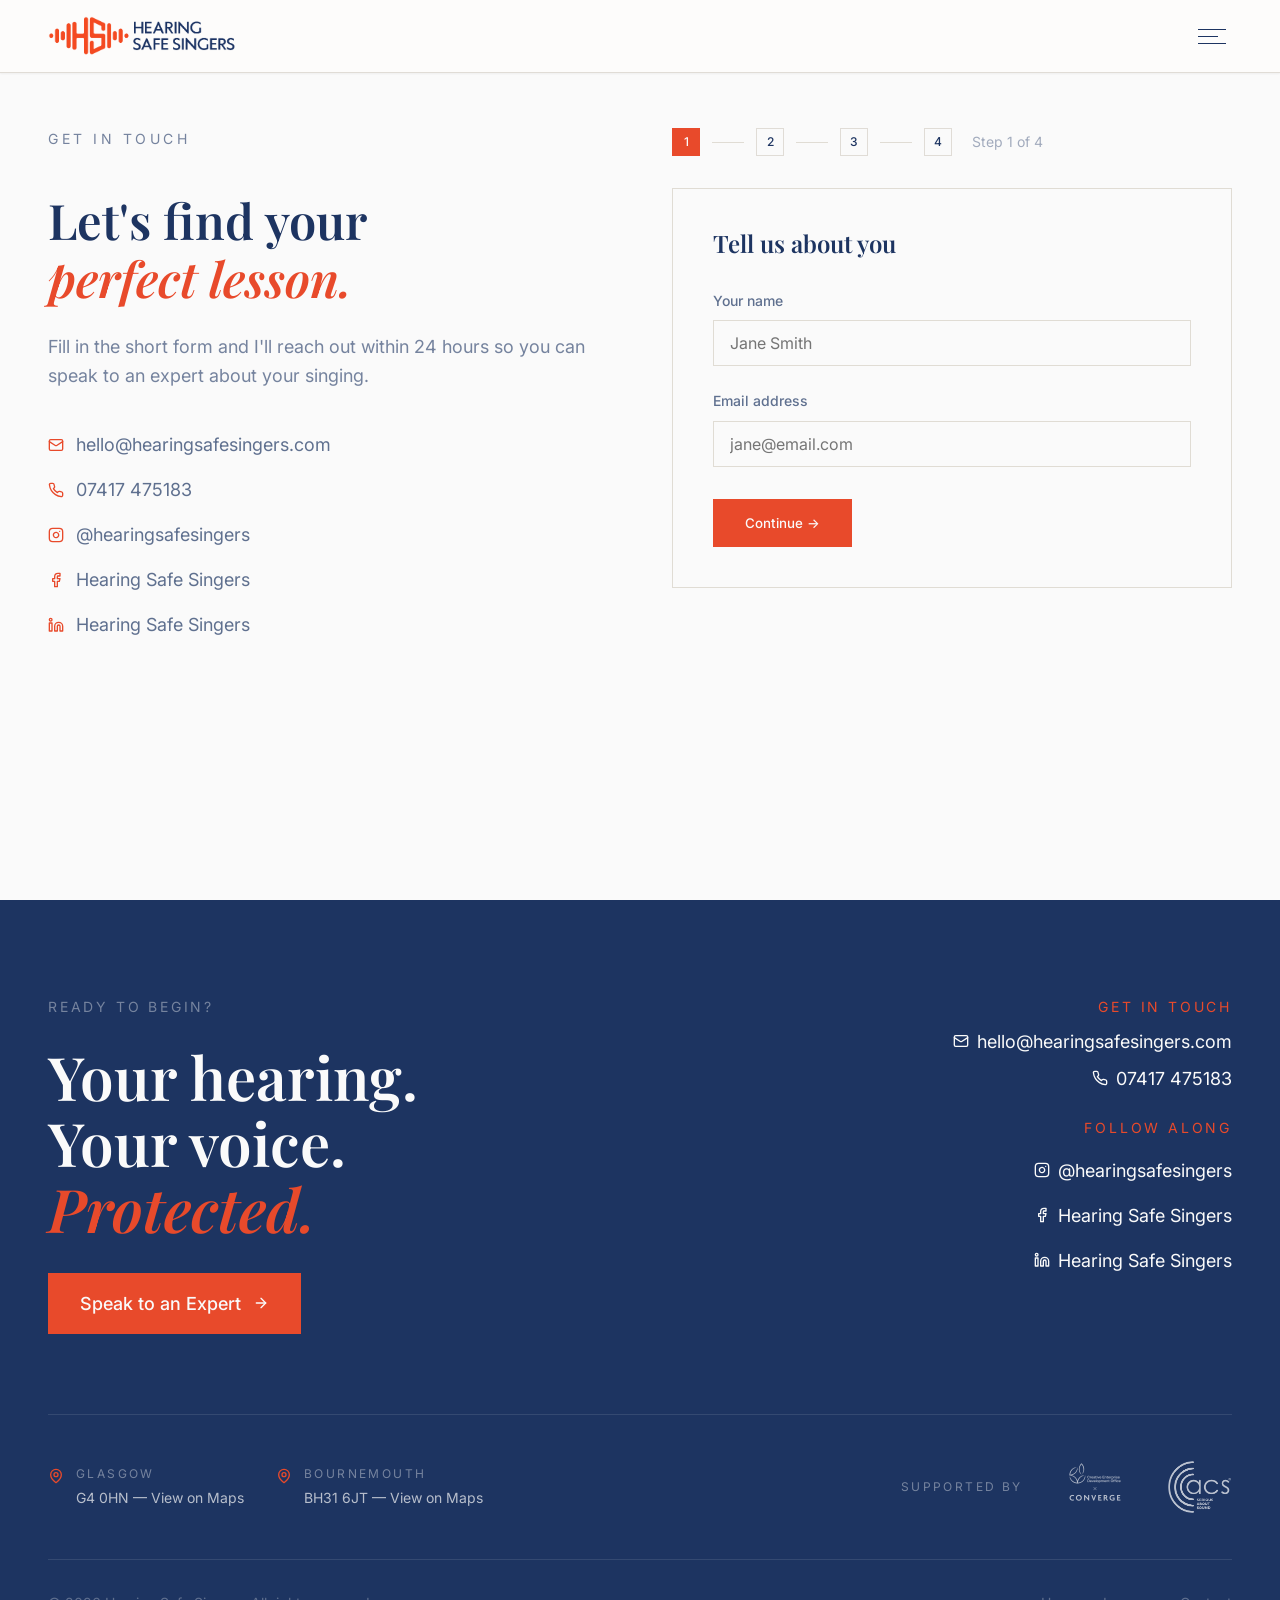
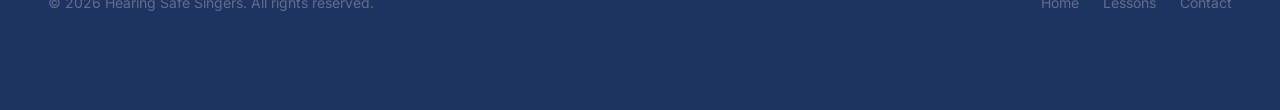
<file: contact.html>
<!doctype html>
<html lang="en">
<head>
<meta charset="utf-8" />
<meta name="viewport" content="width=device-width, initial-scale=1" />
<title>Contact — Hearing Safe Singers</title>
<meta name="description" content="Get in touch to speak to an expert about specialist singing lessons — tailored for hearing loss and tinnitus." />
<link rel="icon" type="image/png" href="images/favicon.png" />
<link rel="apple-touch-icon" href="images/favicon.png" />
<link rel="stylesheet" href="styles.css" />
<!-- Meta Pixel Code -->
<script>
!function(f,b,e,v,n,t,s){if(f.fbq)return;n=f.fbq=function(){n.callMethod?n.callMethod.apply(n,arguments):n.queue.push(arguments)};if(!f._fbq)f._fbq=n;n.push=n;n.loaded=!0;n.version='2.0';n.queue=[];t=b.createElement(e);t.async=!0;t.src=v;s=b.getElementsByTagName(e)[0];s.parentNode.insertBefore(t,s)}(window,document,'script','https://connect.facebook.net/en_US/fbevents.js');
fbq('init','1311468734247941');
fbq('track','PageView');
</script>
<noscript><img height="1" width="1" style="display:none" src="https://www.facebook.com/tr?id=1311468734247941&ev=PageView&noscript=1"/></noscript>
<!-- End Meta Pixel Code -->
</head>
<body>

<header class="navbar scrolled">
  <div class="container inner">
    <a class="nav-logo" href="/"><img src="images/f5773be41_HSSBlueTransparent.png" alt="Hearing Safe Singers" /></a>
    <button class="nav-toggle" aria-label="Open menu"><span></span><span></span><span></span></button>
  </div>
</header>

<div class="nav-overlay" role="dialog" aria-modal="true">
  <div class="nav-overlay-header">
    <img src="images/04b8f0dd3_HSSCreamTransparent.png" alt="Hearing Safe Singers" />
    <button class="nav-close" aria-label="Close menu">×</button>
  </div>
  <nav>
    <a href="/">Home</a><a href="/about">About</a><a href="/lessons">Lessons</a><a href="/sponsors">Sponsors</a><a href="/contact">Contact</a>
  </nav>
  <div class="nav-overlay-footer">Unlock your voice. Begin your journey.</div>
</div>

<main class="page">
  <div class="container contact-grid">
    <div class="contact-info">
      <p class="eyebrow">Get in touch</p>
      <h1>Let's find your<br /><em>perfect lesson.</em></h1>
      <p>Fill in the short form and I'll reach out within 24 hours so you can speak to an expert about your singing.</p>
      <div class="contact-list">
        <a href="mailto:hello@hearingsafesingers.com"><svg width="16" height="16" viewBox="0 0 24 24" fill="none" stroke="currentColor" stroke-width="2" stroke-linecap="round" stroke-linejoin="round"><rect width="20" height="16" x="2" y="4" rx="2"/><path d="m22 7-8.97 5.7a1.94 1.94 0 0 1-2.06 0L2 7"/></svg> hello@hearingsafesingers.com</a>
        <a href="tel:+447417475183"><svg width="16" height="16" viewBox="0 0 24 24" fill="none" stroke="currentColor" stroke-width="2" stroke-linecap="round" stroke-linejoin="round"><path d="M22 16.92v3a2 2 0 0 1-2.18 2 19.79 19.79 0 0 1-8.63-3.07 19.5 19.5 0 0 1-6-6 19.79 19.79 0 0 1-3.07-8.67A2 2 0 0 1 4.11 2h3a2 2 0 0 1 2 1.72 12.84 12.84 0 0 0 .7 2.81 2 2 0 0 1-.45 2.11L8.09 9.91a16 16 0 0 0 6 6l1.27-1.27a2 2 0 0 1 2.11-.45 12.84 12.84 0 0 0 2.81.7A2 2 0 0 1 22 16.92z"/></svg> 07417 475183</a>
        <a href="https://www.instagram.com/hearingsafesingers/" target="_blank" rel="noopener noreferrer"><svg width="16" height="16" viewBox="0 0 24 24" fill="none" stroke="currentColor" stroke-width="2" stroke-linecap="round" stroke-linejoin="round"><rect width="20" height="20" x="2" y="2" rx="5"/><path d="M16 11.37A4 4 0 1 1 12.63 8 4 4 0 0 1 16 11.37z"/><line x1="17.5" x2="17.51" y1="6.5" y2="6.5"/></svg> @hearingsafesingers</a>
        <a href="https://www.facebook.com/profile.php?id=61586001400042" target="_blank" rel="noopener noreferrer"><svg width="16" height="16" viewBox="0 0 24 24" fill="none" stroke="currentColor" stroke-width="2" stroke-linecap="round" stroke-linejoin="round"><path d="M18 2h-3a5 5 0 0 0-5 5v3H7v4h3v8h4v-8h3l1-4h-4V7a1 1 0 0 1 1-1h3z"/></svg> Hearing Safe Singers</a>
        <a href="https://www.linkedin.com/company/hearingsafesingers/" target="_blank" rel="noopener noreferrer"><svg width="16" height="16" viewBox="0 0 24 24" fill="none" stroke="currentColor" stroke-width="2" stroke-linecap="round" stroke-linejoin="round"><path d="M16 8a6 6 0 0 1 6 6v7h-4v-7a2 2 0 0 0-4 0v7h-4v-7a6 6 0 0 1 6-6z"/><rect width="4" height="12" x="2" y="9"/><circle cx="4" cy="4" r="2"/></svg> Hearing Safe Singers</a>
      </div>
    </div>

    <div>
      <div class="steps-indicator">
        <div class="step-dot active">1</div><div class="step-line"></div>
        <div class="step-dot">2</div><div class="step-line"></div>
        <div class="step-dot">3</div><div class="step-line"></div>
        <div class="step-dot">4</div>
        <span class="step-counter">Step 1 of 4</span>
      </div>

      <form id="contact-form" class="form-card" novalidate>
        <div class="form-step">
          <h2>Tell us about you</h2>
          <div class="form-fields">
            <div class="form-field">
              <label>Your name</label>
              <input type="text" name="name" placeholder="Jane Smith" required />
            </div>
            <div class="form-field">
              <label>Email address</label>
              <input type="email" name="email" placeholder="jane@email.com" required />
            </div>
          </div>
          <div class="form-actions">
            <button type="submit" class="form-submit">Continue →</button>
          </div>
        </div>

        <div class="form-step" style="display:none">
          <h2>About your singing</h2>
          <div class="form-fields">
            <div class="form-field">
              <label>Experience level</label>
              <select name="level" required>
                <option value="">Select an option</option>
                <option>Complete beginner</option>
                <option>Some experience</option>
                <option>Intermediate</option>
                <option>Advanced</option>
              </select>
            </div>
            <div class="form-field">
              <label>Your main goal</label>
              <select name="goal" required>
                <option value="">Select an option</option>
                <option>Fun & confidence</option>
                <option>Perform at an event</option>
                <option>Professional career</option>
                <option>General improvement</option>
              </select>
            </div>
          </div>
          <div class="form-actions">
            <button type="button" class="form-back" data-back>← Back</button>
            <button type="submit" class="form-submit">Continue →</button>
          </div>
        </div>

        <div class="form-step" style="display:none">
          <h2>Speak to an expert</h2>
          <div class="form-fields">
            <div class="form-field">
              <label>Lesson format</label>
              <select name="format" required>
                <option value="">Select an option</option>
                <option>In-person</option>
                <option>Online (Zoom)</option>
                <option>Either works for me</option>
              </select>
            </div>
          </div>
          <div class="form-actions">
            <button type="button" class="form-back" data-back>← Back</button>
            <button type="submit" class="form-submit">Continue →</button>
          </div>
        </div>

        <div class="form-step" style="display:none">
          <h2>Your message</h2>
          <div class="form-fields">
            <div class="form-field">
              <label>Write your message</label>
              <textarea name="message" rows="4" placeholder="Tell me anything — availability, questions, concerns…"></textarea>
            </div>
          </div>
          <div class="form-actions">
            <button type="button" class="form-back" data-back>← Back</button>
            <button type="submit" class="form-submit">Send my enquiry</button>
          </div>
        </div>
      </form>

      <div id="contact-success" class="success" style="display:none">
        <svg width="48" height="48" viewBox="0 0 24 24" fill="none" stroke="currentColor" stroke-width="2" stroke-linecap="round" stroke-linejoin="round"><path d="M22 11.08V12a10 10 0 1 1-5.93-9.14"/><path d="m9 11 3 3L22 4"/></svg>
        <h2>We'll be in touch soon.</h2>
        <p>Thanks for reaching out — expect a reply within 24 hours.</p>
      </div>
    </div>
  </div>
</main>

<footer class="site-footer">
  <div class="container">
    <div class="grid">
      <div>
        <p class="eyebrow-light">Ready to begin?</p>
        <h2>Your hearing.<br />Your voice. <em>Protected.</em></h2>
        <a class="btn btn-primary" href="/contact">Speak to an Expert <svg class="icon-arrow" width="16" height="16" viewBox="0 0 24 24" fill="none" stroke="currentColor" stroke-width="2" stroke-linecap="round" stroke-linejoin="round"><path d="M5 12h14"/><path d="m12 5 7 7-7 7"/></svg></a>
      </div>
      <div class="footer-contact">
        <div>
          <p class="label">Get in touch</p>
          <a href="mailto:hello@hearingsafesingers.com"><svg width="16" height="16" viewBox="0 0 24 24" fill="none" stroke="currentColor" stroke-width="2" stroke-linecap="round" stroke-linejoin="round"><rect width="20" height="16" x="2" y="4" rx="2"/><path d="m22 7-8.97 5.7a1.94 1.94 0 0 1-2.06 0L2 7"/></svg> hello@hearingsafesingers.com</a>
          <a href="tel:+447417475183"><svg width="16" height="16" viewBox="0 0 24 24" fill="none" stroke="currentColor" stroke-width="2" stroke-linecap="round" stroke-linejoin="round"><path d="M22 16.92v3a2 2 0 0 1-2.18 2 19.79 19.79 0 0 1-8.63-3.07 19.5 19.5 0 0 1-6-6 19.79 19.79 0 0 1-3.07-8.67A2 2 0 0 1 4.11 2h3a2 2 0 0 1 2 1.72 12.84 12.84 0 0 0 .7 2.81 2 2 0 0 1-.45 2.11L8.09 9.91a16 16 0 0 0 6 6l1.27-1.27a2 2 0 0 1 2.11-.45 12.84 12.84 0 0 0 2.81.7A2 2 0 0 1 22 16.92z"/></svg> 07417 475183</a>
        </div>
        <div>
          <p class="label">Follow along</p>
          <div style="display:flex;flex-direction:column;gap:0.5rem">
            <a href="https://www.instagram.com/hearingsafesingers/" target="_blank" rel="noopener noreferrer"><svg width="16" height="16" viewBox="0 0 24 24" fill="none" stroke="currentColor" stroke-width="2" stroke-linecap="round" stroke-linejoin="round"><rect width="20" height="20" x="2" y="2" rx="5"/><path d="M16 11.37A4 4 0 1 1 12.63 8 4 4 0 0 1 16 11.37z"/><line x1="17.5" x2="17.51" y1="6.5" y2="6.5"/></svg> @hearingsafesingers</a>
            <a href="https://www.facebook.com/profile.php?id=61586001400042" target="_blank" rel="noopener noreferrer"><svg width="16" height="16" viewBox="0 0 24 24" fill="none" stroke="currentColor" stroke-width="2" stroke-linecap="round" stroke-linejoin="round"><path d="M18 2h-3a5 5 0 0 0-5 5v3H7v4h3v8h4v-8h3l1-4h-4V7a1 1 0 0 1 1-1h3z"/></svg> Hearing Safe Singers</a>
            <a href="https://www.linkedin.com/company/hearingsafesingers/" target="_blank" rel="noopener noreferrer"><svg width="16" height="16" viewBox="0 0 24 24" fill="none" stroke="currentColor" stroke-width="2" stroke-linecap="round" stroke-linejoin="round"><path d="M16 8a6 6 0 0 1 6 6v7h-4v-7a2 2 0 0 0-4 0v7h-4v-7a6 6 0 0 1 6-6z"/><rect width="4" height="12" x="2" y="9"/><circle cx="4" cy="4" r="2"/></svg> Hearing Safe Singers</a>
          </div>
        </div>
      </div>
    </div>
    <div class="footer-locations">
      <a href="https://www.google.com/maps/search/G4+0HN" target="_blank" rel="noopener noreferrer"><svg width="16" height="16" viewBox="0 0 24 24" fill="none" stroke="currentColor" stroke-width="2" stroke-linecap="round" stroke-linejoin="round"><path d="M20 10c0 6-8 12-8 12s-8-6-8-12a8 8 0 0 1 16 0z"/><circle cx="12" cy="10" r="3"/></svg><div><p class="place">Glasgow</p><p class="addr">G4 0HN — View on Maps</p></div></a>
      <a href="https://www.google.com/maps/search/BH31+6JT" target="_blank" rel="noopener noreferrer"><svg width="16" height="16" viewBox="0 0 24 24" fill="none" stroke="currentColor" stroke-width="2" stroke-linecap="round" stroke-linejoin="round"><path d="M20 10c0 6-8 12-8 12s-8-6-8-12a8 8 0 0 1 16 0z"/><circle cx="12" cy="10" r="3"/></svg><div><p class="place">Bournemouth</p><p class="addr">BH31 6JT — View on Maps</p></div></a>
      <div class="footer-partners">
        <p class="label">Supported by</p>
        <div class="logos">
          <a href="https://www.rcs.ac.uk/engagement/creative-enterprise-development-office/" target="_blank" rel="noopener noreferrer"><img src="images/cec083ea1_CEDOxConverge_Logo_dark_transparentBG.png" alt="CEDO x Converge" /></a>
          <a href="https://acscustom.com/uk" target="_blank" rel="noopener noreferrer"><img src="images/d675393dd_acs-logo-black-strapline-trademark-medium.png" alt="ACS — Serious About Sound" /></a>
        </div>
      </div>
    </div>
    <div class="footer-bottom">
      <span>© <span id="footer-year"></span> Hearing Safe Singers. All rights reserved.</span>
      <div class="links"><a href="/">Home</a><a href="/lessons">Lessons</a><a href="/contact">Contact</a></div>
    </div>
  </div>
</footer>

<script src="main.js"></script>
</body>
</html>
</file>
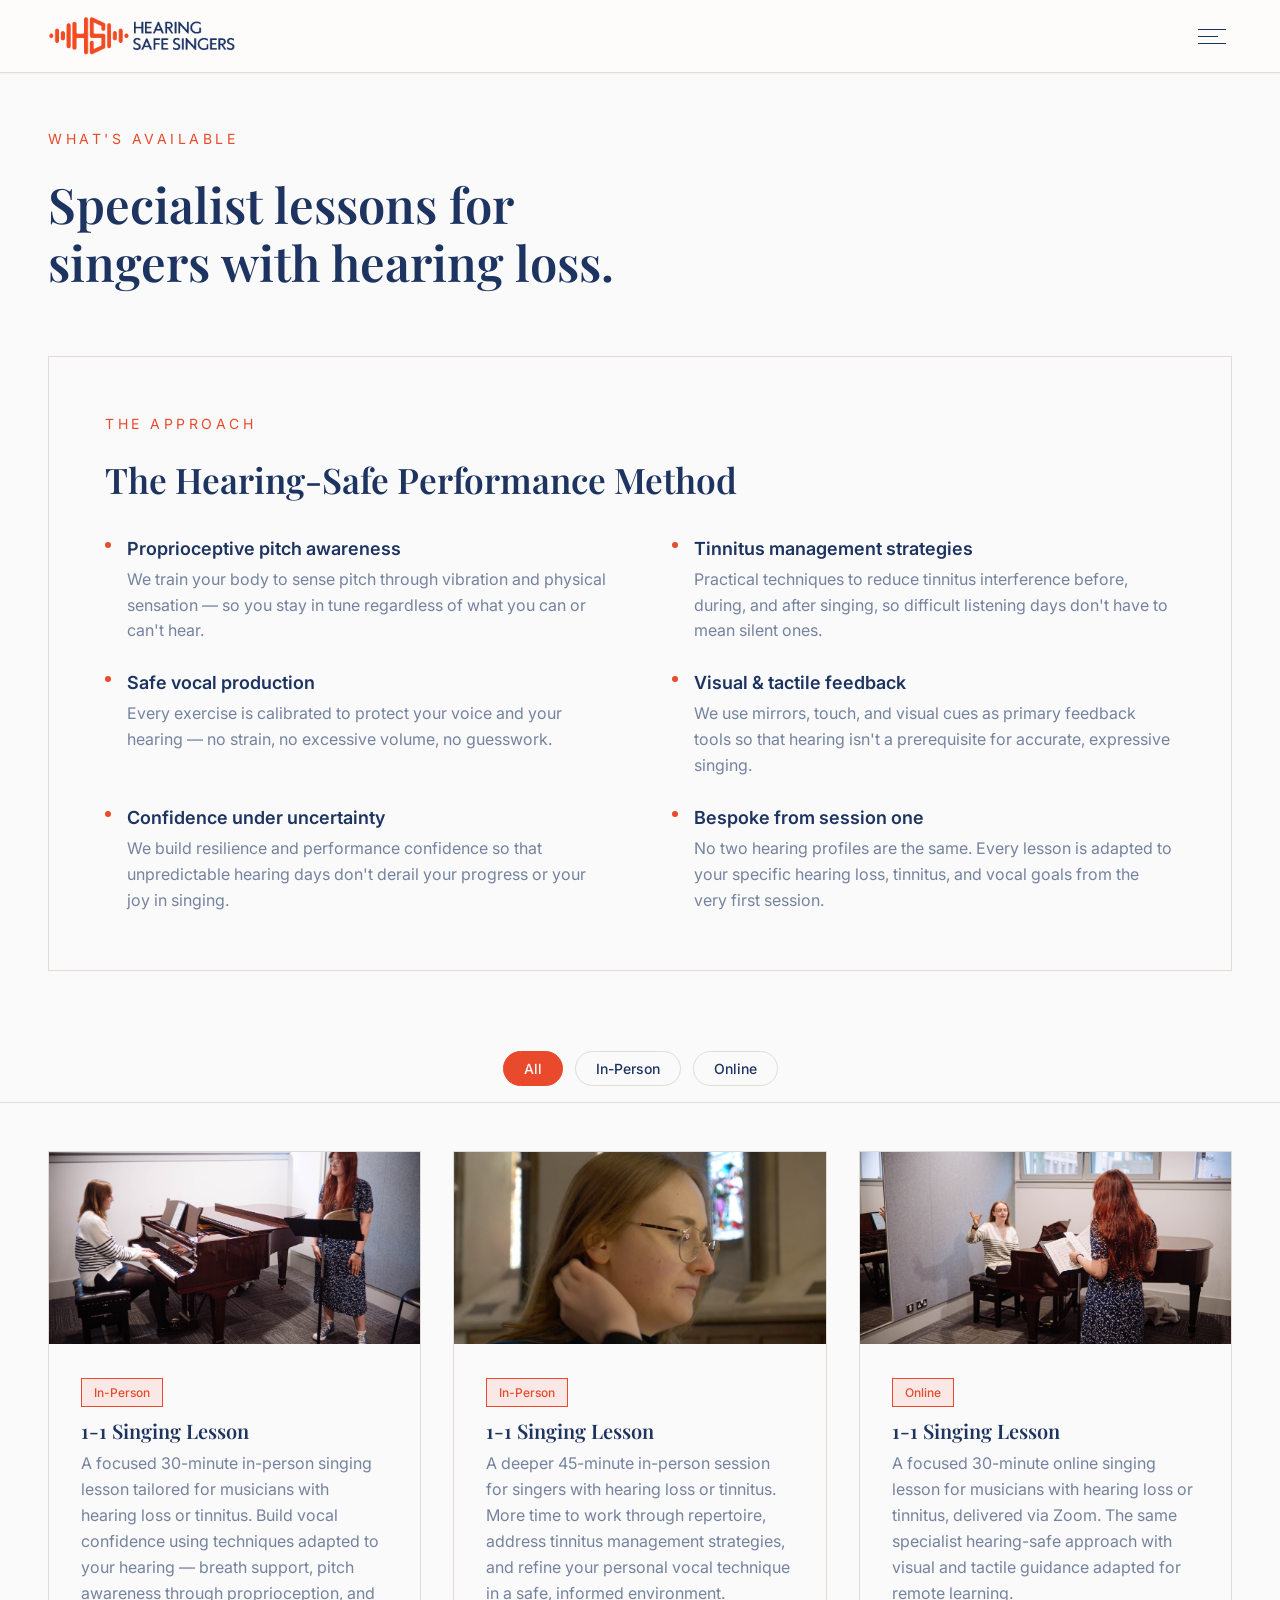
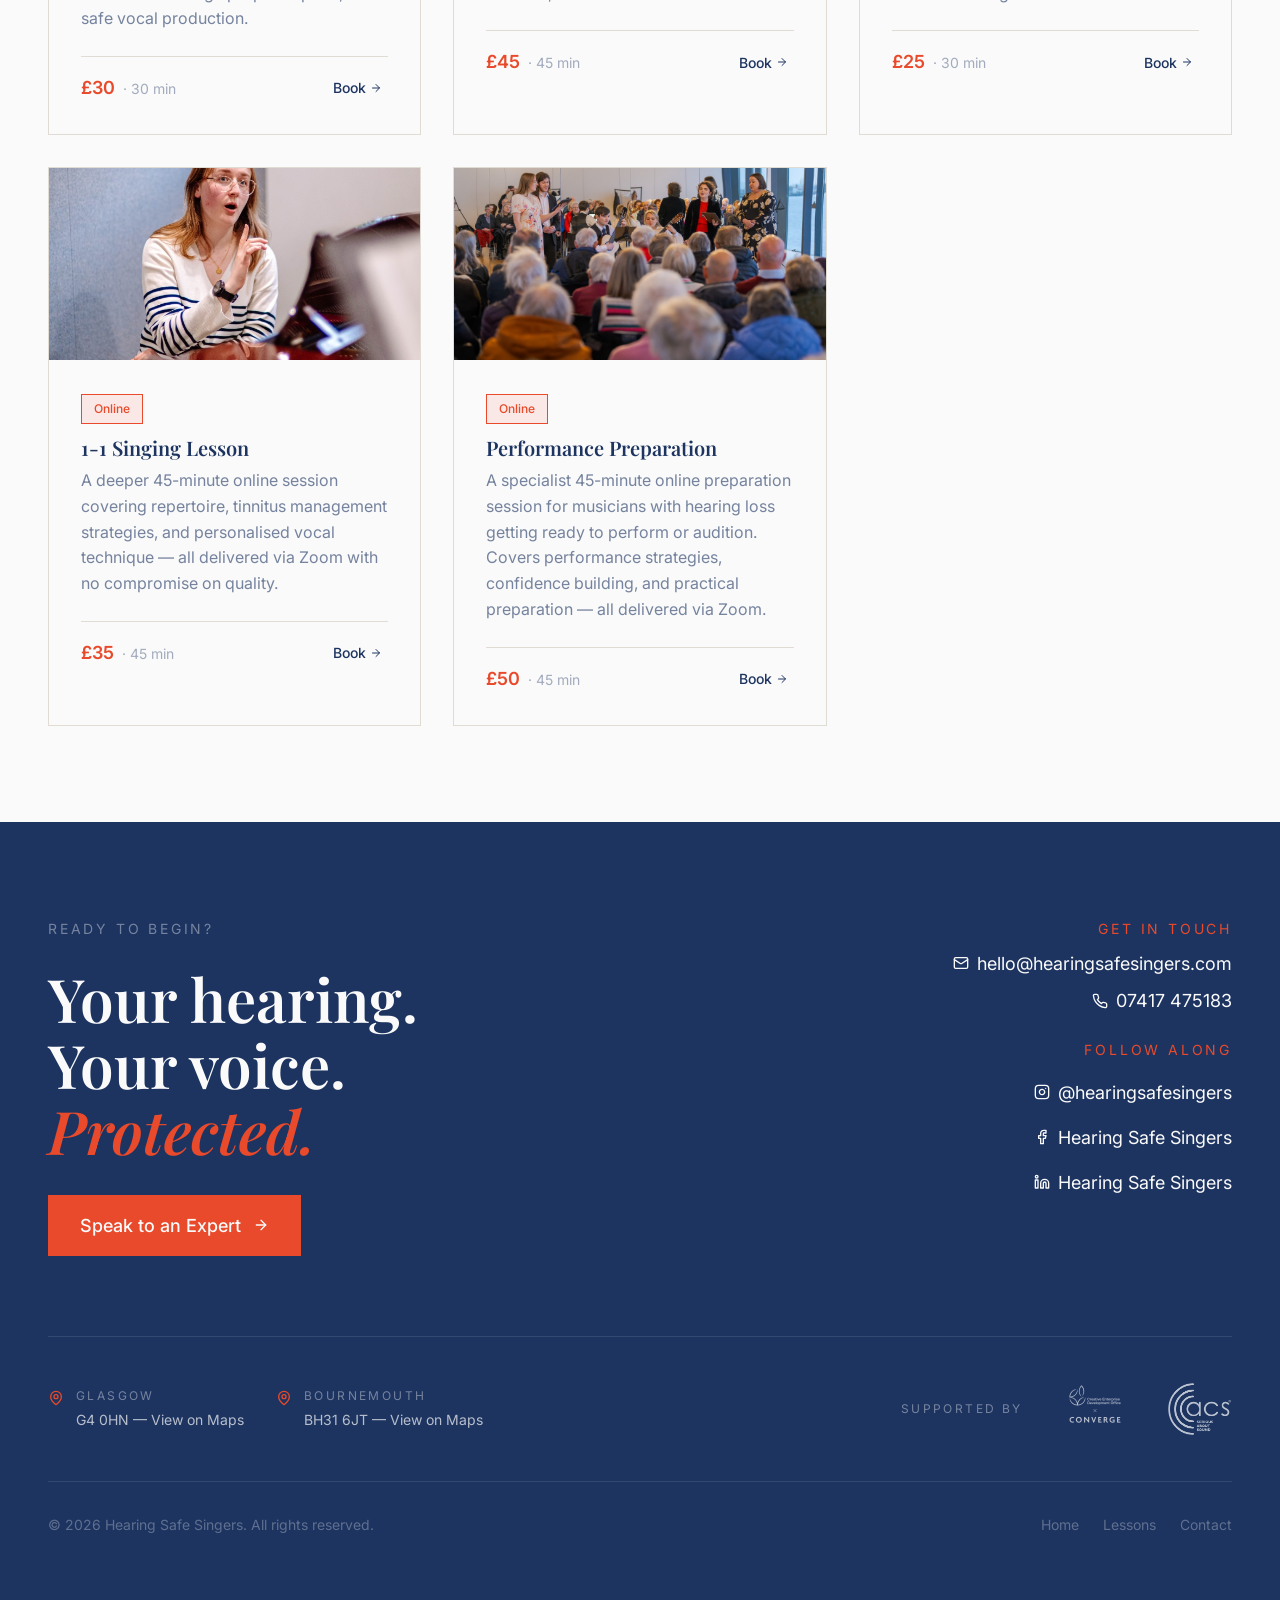
<file: lessons.html>
<!doctype html>
<html lang="en">
<head>
<meta charset="utf-8" />
<meta name="viewport" content="width=device-width, initial-scale=1" />
<title>Lessons — Hearing Safe Singers</title>
<meta name="description" content="Specialist singing lessons for musicians with hearing loss or tinnitus. In-person and online sessions tailored to your hearing." />
<link rel="icon" type="image/png" href="images/favicon.png" />
<link rel="apple-touch-icon" href="images/favicon.png" />
<link rel="stylesheet" href="styles.css" />
<!-- Meta Pixel Code -->
<script>
!function(f,b,e,v,n,t,s){if(f.fbq)return;n=f.fbq=function(){n.callMethod?n.callMethod.apply(n,arguments):n.queue.push(arguments)};if(!f._fbq)f._fbq=n;n.push=n;n.loaded=!0;n.version='2.0';n.queue=[];t=b.createElement(e);t.async=!0;t.src=v;s=b.getElementsByTagName(e)[0];s.parentNode.insertBefore(t,s)}(window,document,'script','https://connect.facebook.net/en_US/fbevents.js');
fbq('init','1311468734247941');
fbq('track','PageView');
</script>
<noscript><img height="1" width="1" style="display:none" src="https://www.facebook.com/tr?id=1311468734247941&ev=PageView&noscript=1"/></noscript>
<!-- End Meta Pixel Code -->
</head>
<body>

<header class="navbar scrolled">
  <div class="container inner">
    <a class="nav-logo" href="/"><img src="images/f5773be41_HSSBlueTransparent.png" alt="Hearing Safe Singers" /></a>
    <button class="nav-toggle" aria-label="Open menu"><span></span><span></span><span></span></button>
  </div>
</header>

<div class="nav-overlay" role="dialog" aria-modal="true">
  <div class="nav-overlay-header">
    <img src="images/04b8f0dd3_HSSCreamTransparent.png" alt="Hearing Safe Singers" />
    <button class="nav-close" aria-label="Close menu">×</button>
  </div>
  <nav>
    <a href="/">Home</a><a href="/about">About</a><a href="/lessons">Lessons</a><a href="/sponsors">Sponsors</a><a href="/contact">Contact</a>
  </nav>
  <div class="nav-overlay-footer">Unlock your voice. Begin your journey.</div>
</div>

<main class="page">
  <div class="container lessons-header">
    <p class="eyebrow">What's available</p>
    <h1>Specialist lessons for<br />singers with hearing loss.</h1>
  </div>

  <div class="container">
    <div class="method-card">
      <p class="eyebrow">The approach</p>
      <h2>The Hearing-Safe Performance Method</h2>
      <div class="method-grid">
        <div class="method-item"><div class="dot"></div><div><p>Proprioceptive pitch awareness</p><p>We train your body to sense pitch through vibration and physical sensation — so you stay in tune regardless of what you can or can't hear.</p></div></div>
        <div class="method-item"><div class="dot"></div><div><p>Tinnitus management strategies</p><p>Practical techniques to reduce tinnitus interference before, during, and after singing, so difficult listening days don't have to mean silent ones.</p></div></div>
        <div class="method-item"><div class="dot"></div><div><p>Safe vocal production</p><p>Every exercise is calibrated to protect your voice and your hearing — no strain, no excessive volume, no guesswork.</p></div></div>
        <div class="method-item"><div class="dot"></div><div><p>Visual & tactile feedback</p><p>We use mirrors, touch, and visual cues as primary feedback tools so that hearing isn't a prerequisite for accurate, expressive singing.</p></div></div>
        <div class="method-item"><div class="dot"></div><div><p>Confidence under uncertainty</p><p>We build resilience and performance confidence so that unpredictable hearing days don't derail your progress or your joy in singing.</p></div></div>
        <div class="method-item"><div class="dot"></div><div><p>Bespoke from session one</p><p>No two hearing profiles are the same. Every lesson is adapted to your specific hearing loss, tinnitus, and vocal goals from the very first session.</p></div></div>
      </div>
    </div>
  </div>

  <div class="filter-bar">
    <div class="container inner">
      <button class="filter-btn active" data-filter="All">All</button>
      <button class="filter-btn" data-filter="In-Person">In-Person</button>
      <button class="filter-btn" data-filter="Online">Online</button>
    </div>
  </div>

  <div class="container">
    <div class="lessons-grid">
      <article class="lesson-card" data-category="In-Person">
        <div class="lesson-img"><img src="images/a3f208a0e_dzf_3249_55238288797_o.jpg" alt="" /></div>
        <div class="lesson-body">
          <span class="lesson-tag">In-Person</span>
          <h3>1-1 Singing Lesson</h3>
          <p class="desc">A focused 30-minute in-person singing lesson tailored for musicians with hearing loss or tinnitus. Build vocal confidence using techniques adapted to your hearing — breath support, pitch awareness through proprioception, and safe vocal production.</p>
          <div class="lesson-foot">
            <div><span class="lesson-price">£30</span><span class="lesson-duration">· 30 min</span></div>
            <button class="lesson-book" data-open-cal data-cal-link="hearingsafesingers/in-person-1-1-singing-lesson-30-min" data-cal-namespace="in-person-1-1-singing-lesson-30-min">Book <svg class="icon-arrow" width="12" height="12" viewBox="0 0 24 24" fill="none" stroke="currentColor" stroke-width="2" stroke-linecap="round" stroke-linejoin="round"><path d="M5 12h14"/><path d="m12 5 7 7-7 7"/></svg></button>
          </div>
        </div>
      </article>
      <article class="lesson-card" data-category="In-Person">
        <div class="lesson-img"><img src="images/3bb557a2a_Screenshot2026-04-12at184525.png" alt="" /></div>
        <div class="lesson-body">
          <span class="lesson-tag">In-Person</span>
          <h3>1-1 Singing Lesson</h3>
          <p class="desc">A deeper 45-minute in-person session for singers with hearing loss or tinnitus. More time to work through repertoire, address tinnitus management strategies, and refine your personal vocal technique in a safe, informed environment.</p>
          <div class="lesson-foot">
            <div><span class="lesson-price">£45</span><span class="lesson-duration">· 45 min</span></div>
            <button class="lesson-book" data-open-cal data-cal-link="hearingsafesingers/in-person-1-1-singing-lesson-45min" data-cal-namespace="in-person-1-1-singing-lesson-45min">Book <svg class="icon-arrow" width="12" height="12" viewBox="0 0 24 24" fill="none" stroke="currentColor" stroke-width="2" stroke-linecap="round" stroke-linejoin="round"><path d="M5 12h14"/><path d="m12 5 7 7-7 7"/></svg></button>
          </div>
        </div>
      </article>
      <article class="lesson-card" data-category="Online">
        <div class="lesson-img"><img src="images/26697dd78_dzf_3363_55239340113_o.jpg" alt="" /></div>
        <div class="lesson-body">
          <span class="lesson-tag">Online</span>
          <h3>1-1 Singing Lesson</h3>
          <p class="desc">A focused 30-minute online singing lesson for musicians with hearing loss or tinnitus, delivered via Zoom. The same specialist hearing-safe approach with visual and tactile guidance adapted for remote learning.</p>
          <div class="lesson-foot">
            <div><span class="lesson-price">£25</span><span class="lesson-duration">· 30 min</span></div>
            <button class="lesson-book" data-open-cal data-cal-link="hearingsafesingers/online-1-1-singing-lesson-30-min" data-cal-namespace="online-1-1-singing-lesson-30-min">Book <svg class="icon-arrow" width="12" height="12" viewBox="0 0 24 24" fill="none" stroke="currentColor" stroke-width="2" stroke-linecap="round" stroke-linejoin="round"><path d="M5 12h14"/><path d="m12 5 7 7-7 7"/></svg></button>
          </div>
        </div>
      </article>
      <article class="lesson-card" data-category="Online">
        <div class="lesson-img"><img src="images/4032630f1_dzf_3763_55239624080_o.jpg" alt="" /></div>
        <div class="lesson-body">
          <span class="lesson-tag">Online</span>
          <h3>1-1 Singing Lesson</h3>
          <p class="desc">A deeper 45-minute online session covering repertoire, tinnitus management strategies, and personalised vocal technique — all delivered via Zoom with no compromise on quality.</p>
          <div class="lesson-foot">
            <div><span class="lesson-price">£35</span><span class="lesson-duration">· 45 min</span></div>
            <button class="lesson-book" data-open-cal data-cal-link="hearingsafesingers/online-1-1-singing-lesson-45-min" data-cal-namespace="online-1-1-singing-lesson-45-min">Book <svg class="icon-arrow" width="12" height="12" viewBox="0 0 24 24" fill="none" stroke="currentColor" stroke-width="2" stroke-linecap="round" stroke-linejoin="round"><path d="M5 12h14"/><path d="m12 5 7 7-7 7"/></svg></button>
          </div>
        </div>
      </article>
      <article class="lesson-card" data-category="Online">
        <div class="lesson-img"><img src="images/f02c809b6_RCSattheBeacon_VoiceandGuitar.jpg" alt="" /></div>
        <div class="lesson-body">
          <span class="lesson-tag">Online</span>
          <h3>Performance Preparation</h3>
          <p class="desc">A specialist 45-minute online preparation session for musicians with hearing loss getting ready to perform or audition. Covers performance strategies, confidence building, and practical preparation — all delivered via Zoom.</p>
          <div class="lesson-foot">
            <div><span class="lesson-price">£50</span><span class="lesson-duration">· 45 min</span></div>
            <button class="lesson-book" data-open-cal data-cal-link="hearingsafesingers/performance-preparation-online" data-cal-namespace="performance-preparation-online">Book <svg class="icon-arrow" width="12" height="12" viewBox="0 0 24 24" fill="none" stroke="currentColor" stroke-width="2" stroke-linecap="round" stroke-linejoin="round"><path d="M5 12h14"/><path d="m12 5 7 7-7 7"/></svg></button>
          </div>
        </div>
      </article>
    </div>
  </div>
</main>

<!-- Cal modal -->
<div id="cal-modal" class="modal-backdrop" role="dialog" aria-modal="true" aria-label="Speak to an expert">
  <div class="modal">
    <div class="modal-head">
      <p>Speak to an Expert</p>
      <button class="modal-close" aria-label="Close">
        <svg width="20" height="20" viewBox="0 0 24 24" fill="none" stroke="currentColor" stroke-width="2" stroke-linecap="round" stroke-linejoin="round"><path d="M18 6 6 18"/><path d="m6 6 12 12"/></svg>
      </button>
    </div>
    <div id="cal-embed"></div>
    <div id="cal-thankyou" class="cal-thankyou" hidden>
      <div class="cal-thankyou-inner">
        <div class="cal-thankyou-icon" aria-hidden="true">
          <svg width="40" height="40" viewBox="0 0 24 24" fill="none" stroke="currentColor" stroke-width="2" stroke-linecap="round" stroke-linejoin="round"><path d="M20 6 9 17l-5-5"/></svg>
        </div>
        <p class="eyebrow">Booking confirmed</p>
        <h3>Thank you.</h3>
        <p class="cal-thankyou-body">Your lesson is booked. A confirmation email is on its way with all the details. If anything changes, just reply to that email or give us a call.</p>
        <div class="cal-thankyou-actions">
          <a class="btn btn-primary" href="tel:+447417475183">
            <svg width="16" height="16" viewBox="0 0 24 24" fill="none" stroke="currentColor" stroke-width="2" stroke-linecap="round" stroke-linejoin="round"><path d="M22 16.92v3a2 2 0 0 1-2.18 2 19.79 19.79 0 0 1-8.63-3.07 19.5 19.5 0 0 1-6-6 19.79 19.79 0 0 1-3.07-8.67A2 2 0 0 1 4.11 2h3a2 2 0 0 1 2 1.72 12.84 12.84 0 0 0 .7 2.81 2 2 0 0 1-.45 2.11L8.09 9.91a16 16 0 0 0 6 6l1.27-1.27a2 2 0 0 1 2.11-.45 12.84 12.84 0 0 0 2.81.7A2 2 0 0 1 22 16.92z"/></svg>
            Call 07417 475183
          </a>
          <button type="button" class="btn btn-outline" data-close-cal>Close</button>
        </div>
      </div>
    </div>
  </div>
</div>

<footer class="site-footer">
  <div class="container">
    <div class="grid">
      <div>
        <p class="eyebrow-light">Ready to begin?</p>
        <h2>Your hearing.<br />Your voice. <em>Protected.</em></h2>
        <a class="btn btn-primary" href="/contact">Speak to an Expert <svg class="icon-arrow" width="16" height="16" viewBox="0 0 24 24" fill="none" stroke="currentColor" stroke-width="2" stroke-linecap="round" stroke-linejoin="round"><path d="M5 12h14"/><path d="m12 5 7 7-7 7"/></svg></a>
      </div>
      <div class="footer-contact">
        <div>
          <p class="label">Get in touch</p>
          <a href="mailto:hello@hearingsafesingers.com"><svg width="16" height="16" viewBox="0 0 24 24" fill="none" stroke="currentColor" stroke-width="2" stroke-linecap="round" stroke-linejoin="round"><rect width="20" height="16" x="2" y="4" rx="2"/><path d="m22 7-8.97 5.7a1.94 1.94 0 0 1-2.06 0L2 7"/></svg> hello@hearingsafesingers.com</a>
          <a href="tel:+447417475183"><svg width="16" height="16" viewBox="0 0 24 24" fill="none" stroke="currentColor" stroke-width="2" stroke-linecap="round" stroke-linejoin="round"><path d="M22 16.92v3a2 2 0 0 1-2.18 2 19.79 19.79 0 0 1-8.63-3.07 19.5 19.5 0 0 1-6-6 19.79 19.79 0 0 1-3.07-8.67A2 2 0 0 1 4.11 2h3a2 2 0 0 1 2 1.72 12.84 12.84 0 0 0 .7 2.81 2 2 0 0 1-.45 2.11L8.09 9.91a16 16 0 0 0 6 6l1.27-1.27a2 2 0 0 1 2.11-.45 12.84 12.84 0 0 0 2.81.7A2 2 0 0 1 22 16.92z"/></svg> 07417 475183</a>
        </div>
        <div>
          <p class="label">Follow along</p>
          <div style="display:flex;flex-direction:column;gap:0.5rem">
            <a href="https://www.instagram.com/hearingsafesingers/" target="_blank" rel="noopener noreferrer"><svg width="16" height="16" viewBox="0 0 24 24" fill="none" stroke="currentColor" stroke-width="2" stroke-linecap="round" stroke-linejoin="round"><rect width="20" height="20" x="2" y="2" rx="5"/><path d="M16 11.37A4 4 0 1 1 12.63 8 4 4 0 0 1 16 11.37z"/><line x1="17.5" x2="17.51" y1="6.5" y2="6.5"/></svg> @hearingsafesingers</a>
            <a href="https://www.facebook.com/profile.php?id=61586001400042" target="_blank" rel="noopener noreferrer"><svg width="16" height="16" viewBox="0 0 24 24" fill="none" stroke="currentColor" stroke-width="2" stroke-linecap="round" stroke-linejoin="round"><path d="M18 2h-3a5 5 0 0 0-5 5v3H7v4h3v8h4v-8h3l1-4h-4V7a1 1 0 0 1 1-1h3z"/></svg> Hearing Safe Singers</a>
            <a href="https://www.linkedin.com/company/hearingsafesingers/" target="_blank" rel="noopener noreferrer"><svg width="16" height="16" viewBox="0 0 24 24" fill="none" stroke="currentColor" stroke-width="2" stroke-linecap="round" stroke-linejoin="round"><path d="M16 8a6 6 0 0 1 6 6v7h-4v-7a2 2 0 0 0-4 0v7h-4v-7a6 6 0 0 1 6-6z"/><rect width="4" height="12" x="2" y="9"/><circle cx="4" cy="4" r="2"/></svg> Hearing Safe Singers</a>
          </div>
        </div>
      </div>
    </div>
    <div class="footer-locations">
      <a href="https://www.google.com/maps/search/G4+0HN" target="_blank" rel="noopener noreferrer"><svg width="16" height="16" viewBox="0 0 24 24" fill="none" stroke="currentColor" stroke-width="2" stroke-linecap="round" stroke-linejoin="round"><path d="M20 10c0 6-8 12-8 12s-8-6-8-12a8 8 0 0 1 16 0z"/><circle cx="12" cy="10" r="3"/></svg><div><p class="place">Glasgow</p><p class="addr">G4 0HN — View on Maps</p></div></a>
      <a href="https://www.google.com/maps/search/BH31+6JT" target="_blank" rel="noopener noreferrer"><svg width="16" height="16" viewBox="0 0 24 24" fill="none" stroke="currentColor" stroke-width="2" stroke-linecap="round" stroke-linejoin="round"><path d="M20 10c0 6-8 12-8 12s-8-6-8-12a8 8 0 0 1 16 0z"/><circle cx="12" cy="10" r="3"/></svg><div><p class="place">Bournemouth</p><p class="addr">BH31 6JT — View on Maps</p></div></a>
      <div class="footer-partners">
        <p class="label">Supported by</p>
        <div class="logos">
          <a href="https://www.rcs.ac.uk/engagement/creative-enterprise-development-office/" target="_blank" rel="noopener noreferrer"><img src="images/cec083ea1_CEDOxConverge_Logo_dark_transparentBG.png" alt="CEDO x Converge" /></a>
          <a href="https://acscustom.com/uk" target="_blank" rel="noopener noreferrer"><img src="images/d675393dd_acs-logo-black-strapline-trademark-medium.png" alt="ACS — Serious About Sound" /></a>
        </div>
      </div>
    </div>
    <div class="footer-bottom">
      <span>© <span id="footer-year"></span> Hearing Safe Singers. All rights reserved.</span>
      <div class="links"><a href="/">Home</a><a href="/lessons">Lessons</a><a href="/contact">Contact</a></div>
    </div>
  </div>
</footer>

<script src="main.js"></script>
</body>
</html>
</file>
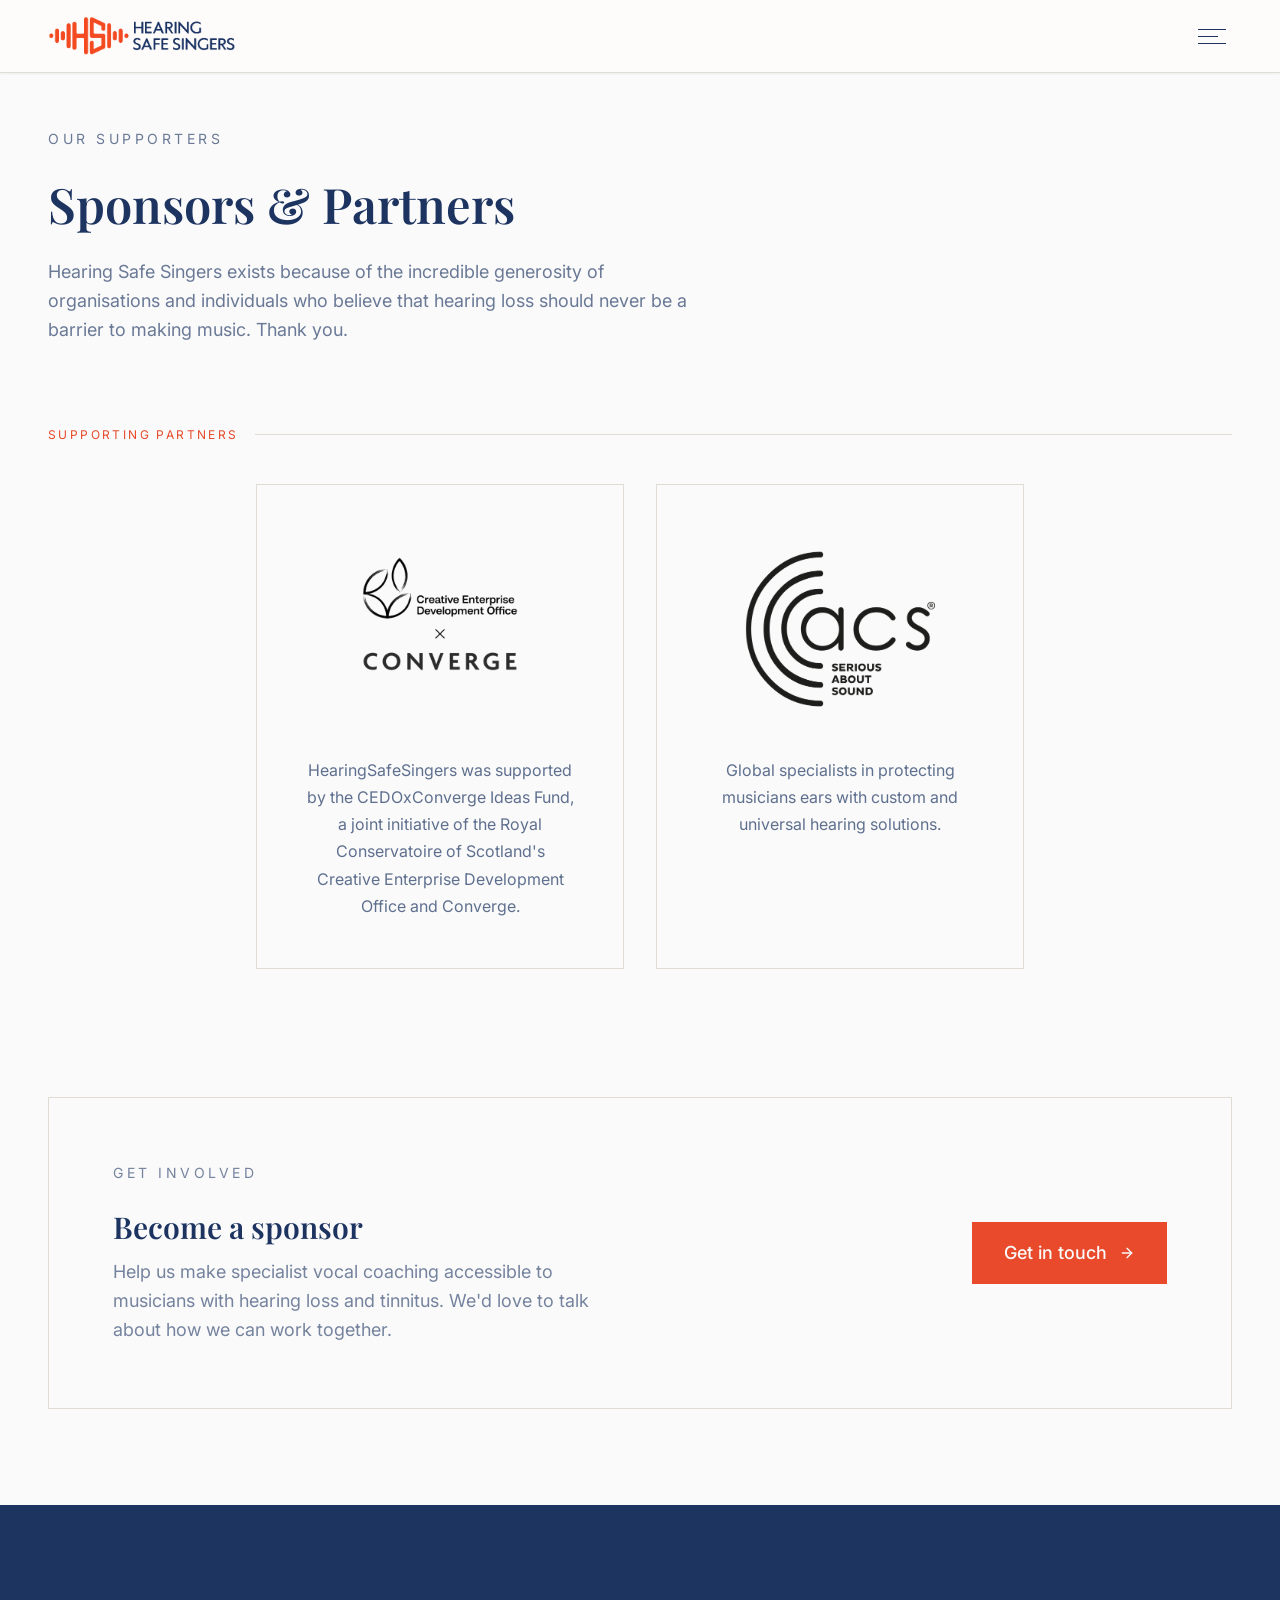
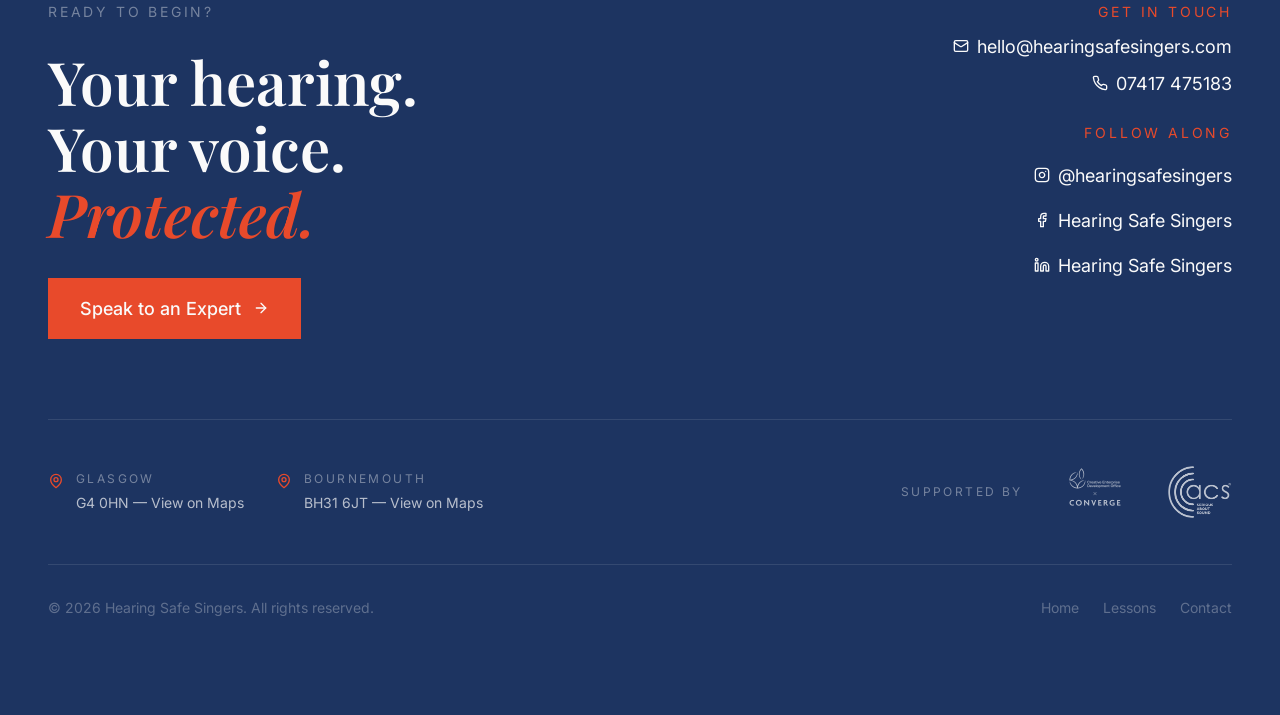
<file: sponsors.html>
<!doctype html>
<html lang="en">
<head>
<meta charset="utf-8" />
<meta name="viewport" content="width=device-width, initial-scale=1" />
<title>Sponsors — Hearing Safe Singers</title>
<meta name="description" content="Hearing Safe Singers is supported by partners who believe hearing loss should never be a barrier to making music." />
<link rel="icon" type="image/png" href="images/favicon.png" />
<link rel="apple-touch-icon" href="images/favicon.png" />
<link rel="stylesheet" href="styles.css" />
<!-- Meta Pixel Code -->
<script>
!function(f,b,e,v,n,t,s){if(f.fbq)return;n=f.fbq=function(){n.callMethod?n.callMethod.apply(n,arguments):n.queue.push(arguments)};if(!f._fbq)f._fbq=n;n.push=n;n.loaded=!0;n.version='2.0';n.queue=[];t=b.createElement(e);t.async=!0;t.src=v;s=b.getElementsByTagName(e)[0];s.parentNode.insertBefore(t,s)}(window,document,'script','https://connect.facebook.net/en_US/fbevents.js');
fbq('init','1311468734247941');
fbq('track','PageView');
</script>
<noscript><img height="1" width="1" style="display:none" src="https://www.facebook.com/tr?id=1311468734247941&ev=PageView&noscript=1"/></noscript>
<!-- End Meta Pixel Code -->
</head>
<body>

<header class="navbar scrolled">
  <div class="container inner">
    <a class="nav-logo" href="/"><img src="images/f5773be41_HSSBlueTransparent.png" alt="Hearing Safe Singers" /></a>
    <button class="nav-toggle" aria-label="Open menu"><span></span><span></span><span></span></button>
  </div>
</header>

<div class="nav-overlay" role="dialog" aria-modal="true">
  <div class="nav-overlay-header">
    <img src="images/04b8f0dd3_HSSCreamTransparent.png" alt="Hearing Safe Singers" />
    <button class="nav-close" aria-label="Close menu">×</button>
  </div>
  <nav>
    <a href="/">Home</a><a href="/about">About</a><a href="/lessons">Lessons</a><a href="/sponsors">Sponsors</a><a href="/contact">Contact</a>
  </nav>
  <div class="nav-overlay-footer">Unlock your voice. Begin your journey.</div>
</div>

<main class="page">
  <div class="container">
    <div class="sponsors-header reveal">
      <p class="eyebrow">Our supporters</p>
      <h1>Sponsors & Partners</h1>
      <p>Hearing Safe Singers exists because of the incredible generosity of organisations and individuals who believe that hearing loss should never be a barrier to making music. Thank you.</p>
    </div>

    <section class="reveal">
      <div class="tier-head">
        <span class="label">Supporting Partners</span>
        <div class="line"></div>
      </div>
      <div class="sponsor-grid">
        <a class="sponsor-card" href="https://www.rcs.ac.uk/engagement/creative-enterprise-development-office/" target="_blank" rel="noopener noreferrer">
          <img src="images/cec083ea1_CEDOxConverge_Logo_dark_transparentBG.png" alt="CEDO x Converge" />
          <p>HearingSafeSingers was supported by the CEDOxConverge Ideas Fund, a joint initiative of the Royal Conservatoire of Scotland's Creative Enterprise Development Office and Converge.</p>
        </a>
        <a class="sponsor-card" href="https://acscustom.com/uk" target="_blank" rel="noopener noreferrer">
          <img src="images/d675393dd_acs-logo-black-strapline-trademark-medium.png" alt="ACS — Serious About Sound" />
          <p>Global specialists in protecting musicians ears with custom and universal hearing solutions.</p>
        </a>
      </div>
    </section>

    <section class="become-sponsor reveal">
      <div>
        <p class="eyebrow">Get involved</p>
        <h2>Become a sponsor</h2>
        <p>Help us make specialist vocal coaching accessible to musicians with hearing loss and tinnitus. We'd love to talk about how we can work together.</p>
      </div>
      <a class="btn btn-primary" href="/contact">
        Get in touch
        <svg class="icon-arrow" width="16" height="16" viewBox="0 0 24 24" fill="none" stroke="currentColor" stroke-width="2" stroke-linecap="round" stroke-linejoin="round"><path d="M5 12h14"/><path d="m12 5 7 7-7 7"/></svg>
      </a>
    </section>
  </div>
</main>

<footer class="site-footer">
  <div class="container">
    <div class="grid">
      <div>
        <p class="eyebrow-light">Ready to begin?</p>
        <h2>Your hearing.<br />Your voice. <em>Protected.</em></h2>
        <a class="btn btn-primary" href="/contact">Speak to an Expert <svg class="icon-arrow" width="16" height="16" viewBox="0 0 24 24" fill="none" stroke="currentColor" stroke-width="2" stroke-linecap="round" stroke-linejoin="round"><path d="M5 12h14"/><path d="m12 5 7 7-7 7"/></svg></a>
      </div>
      <div class="footer-contact">
        <div>
          <p class="label">Get in touch</p>
          <a href="mailto:hello@hearingsafesingers.com"><svg width="16" height="16" viewBox="0 0 24 24" fill="none" stroke="currentColor" stroke-width="2" stroke-linecap="round" stroke-linejoin="round"><rect width="20" height="16" x="2" y="4" rx="2"/><path d="m22 7-8.97 5.7a1.94 1.94 0 0 1-2.06 0L2 7"/></svg> hello@hearingsafesingers.com</a>
          <a href="tel:+447417475183"><svg width="16" height="16" viewBox="0 0 24 24" fill="none" stroke="currentColor" stroke-width="2" stroke-linecap="round" stroke-linejoin="round"><path d="M22 16.92v3a2 2 0 0 1-2.18 2 19.79 19.79 0 0 1-8.63-3.07 19.5 19.5 0 0 1-6-6 19.79 19.79 0 0 1-3.07-8.67A2 2 0 0 1 4.11 2h3a2 2 0 0 1 2 1.72 12.84 12.84 0 0 0 .7 2.81 2 2 0 0 1-.45 2.11L8.09 9.91a16 16 0 0 0 6 6l1.27-1.27a2 2 0 0 1 2.11-.45 12.84 12.84 0 0 0 2.81.7A2 2 0 0 1 22 16.92z"/></svg> 07417 475183</a>
        </div>
        <div>
          <p class="label">Follow along</p>
          <div style="display:flex;flex-direction:column;gap:0.5rem">
            <a href="https://www.instagram.com/hearingsafesingers/" target="_blank" rel="noopener noreferrer"><svg width="16" height="16" viewBox="0 0 24 24" fill="none" stroke="currentColor" stroke-width="2" stroke-linecap="round" stroke-linejoin="round"><rect width="20" height="20" x="2" y="2" rx="5"/><path d="M16 11.37A4 4 0 1 1 12.63 8 4 4 0 0 1 16 11.37z"/><line x1="17.5" x2="17.51" y1="6.5" y2="6.5"/></svg> @hearingsafesingers</a>
            <a href="https://www.facebook.com/profile.php?id=61586001400042" target="_blank" rel="noopener noreferrer"><svg width="16" height="16" viewBox="0 0 24 24" fill="none" stroke="currentColor" stroke-width="2" stroke-linecap="round" stroke-linejoin="round"><path d="M18 2h-3a5 5 0 0 0-5 5v3H7v4h3v8h4v-8h3l1-4h-4V7a1 1 0 0 1 1-1h3z"/></svg> Hearing Safe Singers</a>
            <a href="https://www.linkedin.com/company/hearingsafesingers/" target="_blank" rel="noopener noreferrer"><svg width="16" height="16" viewBox="0 0 24 24" fill="none" stroke="currentColor" stroke-width="2" stroke-linecap="round" stroke-linejoin="round"><path d="M16 8a6 6 0 0 1 6 6v7h-4v-7a2 2 0 0 0-4 0v7h-4v-7a6 6 0 0 1 6-6z"/><rect width="4" height="12" x="2" y="9"/><circle cx="4" cy="4" r="2"/></svg> Hearing Safe Singers</a>
          </div>
        </div>
      </div>
    </div>
    <div class="footer-locations">
      <a href="https://www.google.com/maps/search/G4+0HN" target="_blank" rel="noopener noreferrer"><svg width="16" height="16" viewBox="0 0 24 24" fill="none" stroke="currentColor" stroke-width="2" stroke-linecap="round" stroke-linejoin="round"><path d="M20 10c0 6-8 12-8 12s-8-6-8-12a8 8 0 0 1 16 0z"/><circle cx="12" cy="10" r="3"/></svg><div><p class="place">Glasgow</p><p class="addr">G4 0HN — View on Maps</p></div></a>
      <a href="https://www.google.com/maps/search/BH31+6JT" target="_blank" rel="noopener noreferrer"><svg width="16" height="16" viewBox="0 0 24 24" fill="none" stroke="currentColor" stroke-width="2" stroke-linecap="round" stroke-linejoin="round"><path d="M20 10c0 6-8 12-8 12s-8-6-8-12a8 8 0 0 1 16 0z"/><circle cx="12" cy="10" r="3"/></svg><div><p class="place">Bournemouth</p><p class="addr">BH31 6JT — View on Maps</p></div></a>
      <div class="footer-partners">
        <p class="label">Supported by</p>
        <div class="logos">
          <a href="https://www.rcs.ac.uk/engagement/creative-enterprise-development-office/" target="_blank" rel="noopener noreferrer"><img src="images/cec083ea1_CEDOxConverge_Logo_dark_transparentBG.png" alt="CEDO x Converge" /></a>
          <a href="https://acscustom.com/uk" target="_blank" rel="noopener noreferrer"><img src="images/d675393dd_acs-logo-black-strapline-trademark-medium.png" alt="ACS — Serious About Sound" /></a>
        </div>
      </div>
    </div>
    <div class="footer-bottom">
      <span>© <span id="footer-year"></span> Hearing Safe Singers. All rights reserved.</span>
      <div class="links"><a href="/">Home</a><a href="/lessons">Lessons</a><a href="/contact">Contact</a></div>
    </div>
  </div>
</footer>

<script src="main.js"></script>
</body>
</html>
</file>
<file: styles.css>
/* ===== Hearing Safe Singers — Static site ===== */
@import url('https://fonts.googleapis.com/css2?family=Playfair+Display:ital,wght@0,400;0,600;0,700;1,400&family=Inter:wght@300;400;500;600&display=swap');

:root {
  --cream: #FAFAFA;
  --alabaster: #FAFAFA;
  --navy: #1D3461;
  --obsidian: #1D3461;
  --orange: #E84A2B;
  --terracotta: #E84A2B;
  --terracotta-hover: #c24e2f;
  --stone-silk: #E0DCD4;
  --stone-silk-2: #E0DCD6;
  --font-display: 'Playfair Display', serif;
  --font-body: 'Inter', sans-serif;
}

*, *::before, *::after { box-sizing: border-box; }

html { scroll-behavior: smooth; }

body {
  margin: 0;
  background-color: var(--cream);
  color: var(--navy);
  font-family: var(--font-body);
  font-size: 18px;
  line-height: 1.618;
  -webkit-font-smoothing: antialiased;
}

h1, h2, h3, h4 {
  font-family: var(--font-display);
  line-height: 1.2;
  margin: 0;
}

p { margin: 0; }

img { display: block; max-width: 100%; }

a { color: inherit; text-decoration: none; }

button { font-family: inherit; cursor: pointer; border: 0; background: transparent; color: inherit; }

*:focus-visible { outline: 3px solid var(--orange); outline-offset: 3px; }

/* Utilities */
.font-display { font-family: var(--font-display); }
.font-body { font-family: var(--font-body); }
.text-cream, .text-alabaster { color: var(--cream); }
.text-navy, .text-obsidian { color: var(--navy); }
.text-orange, .text-terracotta { color: var(--orange); }
.bg-cream, .bg-alabaster { background-color: var(--cream); }
.bg-navy, .bg-obsidian { background-color: var(--navy); }
.bg-orange, .bg-terracotta { background-color: var(--orange); }
.bg-stone-silk { background-color: var(--stone-silk); }
.border-stone-silk { border-color: var(--stone-silk); }

.container {
  max-width: 80rem; /* 1280px */
  margin: 0 auto;
  padding: 0 1.5rem;
}
@media (min-width: 768px) { .container { padding: 0 3rem; } }

.eyebrow {
  color: var(--orange);
  font-size: 0.875rem;
  text-transform: uppercase;
  letter-spacing: 0.25em;
  margin-bottom: 1.5rem;
}

.section { padding: 8rem 0; }

/* Buttons */
.btn {
  display: inline-flex;
  align-items: center;
  gap: 0.75rem;
  font-weight: 500;
  padding: 1rem 2rem;
  transition: background-color .3s, color .3s, border-color .3s, transform .3s;
}
.btn .icon-arrow { transition: transform .3s; }
.btn:hover .icon-arrow { transform: translateX(4px); }
.btn-primary {
  background: var(--orange);
  color: var(--cream);
}
.btn-primary:hover { background: var(--terracotta-hover); }
.btn-outline-light {
  border: 1px solid var(--navy);
  background: var(--navy);
  color: var(--cream);
}
.btn-outline-light:hover { background: var(--navy-hover, #16264a); border-color: var(--navy); }
.btn-outline {
  border: 1px solid rgba(29,52,97,0.3);
  color: var(--navy);
  background: transparent;
}
.btn-outline:hover { border-color: var(--navy); }
.btn-large { padding: 1.25rem 2.5rem; font-size: 1.125rem; }

.link-underline {
  display: inline-flex;
  align-items: center;
  gap: 0.75rem;
  font-weight: 500;
  border-bottom: 2px solid var(--orange);
  padding-bottom: 0.25rem;
  color: var(--navy);
  transition: color .3s;
}
.link-underline:hover { color: var(--orange); }
.link-underline .icon-arrow { transition: transform .3s; }
.link-underline:hover .icon-arrow { transform: translateX(4px); }

.link-arrow {
  display: inline-flex;
  align-items: center;
  gap: 0.5rem;
  font-weight: 500;
  color: var(--navy);
  transition: color .3s;
}
.link-arrow:hover { color: var(--orange); }
.link-arrow .icon-arrow { transition: transform .3s; }
.link-arrow:hover .icon-arrow { transform: translateX(4px); }

/* ===== Navbar ===== */
.navbar {
  position: fixed;
  inset: 0 0 auto 0;
  z-index: 50;
  padding: 1.5rem 0;
  transition: padding .5s, background-color .5s, box-shadow .5s, border-color .5s;
  border-bottom: 1px solid transparent;
}
.navbar.scrolled {
  padding: 1rem 0;
  background-color: rgba(253,252,251,0.95);
  backdrop-filter: blur(6px);
  box-shadow: 0 1px 2px rgba(0,0,0,0.05);
  border-bottom-color: #E0DCD6;
}
.navbar .inner {
  display: flex;
  align-items: center;
  justify-content: space-between;
}
.nav-logo img { height: 2.5rem; width: auto; }

.nav-toggle {
  display: flex; flex-direction: column; gap: 0.375rem;
}
.nav-toggle span {
  display: block; height: 1px; background: var(--cream);
  transition: width .3s, background-color .3s;
}
.nav-toggle span:nth-child(1) { width: 1.75rem; }
.nav-toggle span:nth-child(2) { width: 1.25rem; }
.nav-toggle span:nth-child(3) { width: 1.75rem; }
.nav-toggle:hover span:nth-child(1) { width: 1.25rem; }
.nav-toggle:hover span:nth-child(2) { width: 1.75rem; }
.navbar.scrolled .nav-toggle span { background: var(--navy); }

.nav-overlay {
  position: fixed; inset: 0; z-index: 100;
  background: var(--navy);
  display: none;
  flex-direction: column;
  opacity: 0;
  transition: opacity .4s;
}
.nav-overlay.open { display: flex; opacity: 1; }
.nav-overlay-header {
  display: flex; align-items: center; justify-content: space-between;
  padding: 1.5rem;
}
@media (min-width: 768px) { .nav-overlay-header { padding: 1.5rem 3rem; } }
.nav-overlay-header img { height: 2.5rem; }
.nav-close {
  color: rgba(250,250,250,0.6);
  font-size: 2.25rem; line-height: 1; font-weight: 300;
  transition: color .3s;
}
.nav-close:hover { color: var(--cream); }

.nav-overlay nav {
  flex: 1;
  display: flex;
  flex-direction: column;
  justify-content: center;
  padding: 0 1.5rem;
}
@media (min-width: 768px) { .nav-overlay nav { padding: 0 3rem; } }
.nav-overlay nav a {
  display: block;
  font-family: var(--font-display);
  font-size: 2.5rem;
  font-weight: 600;
  color: #fff;
  padding: 1rem 0;
  border-bottom: 1px solid rgba(255,255,255,0.1);
  transition: padding-left .2s;
}
@media (min-width: 768px) { .nav-overlay nav a { font-size: 3.75rem; } }
.nav-overlay nav a:hover { padding-left: 1rem; }
.nav-overlay-footer {
  padding: 2rem 1.5rem;
  color: rgba(250,250,250,0.4);
  font-size: 0.875rem;
}
@media (min-width: 768px) { .nav-overlay-footer { padding: 2rem 3rem; } }

/* ===== Hero ===== */
.hero {
  position: relative;
  height: 100vh;
  width: 100%;
  overflow: hidden;
  display: flex;
  align-items: center;
}
.hero-bg { position: absolute; inset: 0; }
.hero-bg img {
  position: absolute; inset: 0;
  width: 100%; height: 100%;
  object-fit: cover;
  opacity: 0;
  transition: opacity 1.2s;
}
.hero-bg img.active { opacity: 1; }
/* Light tint over photos so the navy hero text stays readable. */
.hero-bg::after {
  content: '';
  position: absolute; inset: 0;
  background: rgba(250,250,250,0.55);
  pointer-events: none;
}

.hero-line {
  position: absolute;
  left: 1.5rem; top: 0; bottom: 0;
  width: 1px;
  background: rgba(232,74,43,0.6);
}
@media (min-width: 768px) { .hero-line { left: 3rem; } }

.hero-content {
  position: relative; z-index: 10;
  width: 100%;
}
.hero h1 {
  color: var(--navy);
  font-weight: 600;
  font-size: clamp(2.5rem, 6vw, 4.8rem);
  max-width: 680px;
  margin-bottom: 2rem;
}
.hero h1 em { color: var(--orange); font-style: italic; }
.hero .lead {
  color: var(--navy);
  margin-bottom: 2.5rem;
  max-width: 28rem;
}
.hero-actions { display: flex; flex-direction: column; gap: 1rem; }
@media (min-width: 640px) { .hero-actions { flex-direction: row; } }

.hero-dots {
  position: absolute;
  bottom: 5rem; left: 50%;
  transform: translateX(-50%);
  display: flex; gap: 0.5rem; z-index: 20;
}
.hero-dots button {
  width: 0.5rem; height: 0.5rem; border-radius: 50%;
  background: rgba(255,255,255,0.4);
  transition: background .3s;
}
.hero-dots button.active { background: var(--orange); }

.hero-arrow {
  position: absolute; top: 50%; transform: translateY(-50%);
  z-index: 20;
  color: rgba(255,255,255,0.6);
  transition: color .3s;
}
.hero-arrow:hover { color: #fff; }
.hero-arrow.prev { left: 1rem; }
.hero-arrow.next { right: 1rem; }
@media (min-width: 768px) {
  .hero-arrow.prev { left: 3.5rem; }
  .hero-arrow.next { right: 2rem; }
}

.hero-scroll {
  position: absolute;
  bottom: 2rem; left: 50%; transform: translateX(-50%);
  display: flex; flex-direction: column; align-items: center; gap: 0.5rem;
  color: rgba(250,250,250,0.4);
  font-size: 0.75rem;
  text-transform: uppercase;
  letter-spacing: 0.2em;
}
.hero-scroll .bar {
  width: 1px; height: 2rem;
  background: rgba(250,250,250,0.3);
  animation: bounce 1.5s infinite;
}
@keyframes bounce {
  0%,100% { transform: translateY(0); }
  50% { transform: translateY(8px); }
}

/* ===== About strip (home) ===== */
.about-strip .grid {
  display: grid;
  gap: 4rem;
  align-items: center;
}
@media (min-width: 768px) { .about-strip .grid { grid-template-columns: 1fr 1fr; } }
.about-strip .img-wrap { position: relative; }
.about-strip .img-wrap img {
  width: 100%; aspect-ratio: 4/5; object-fit: cover;
}
.about-strip .img-wrap::after {
  content: '';
  position: absolute;
  bottom: -1.5rem; right: -1.5rem;
  width: 66%; height: 66%;
  background: var(--orange); opacity: 0.15;
  z-index: -1;
}
.about-badge {
  position: absolute;
  bottom: 2rem; left: 2rem;
  background: var(--cream);
  padding: 1.5rem;
  box-shadow: 0 20px 40px rgba(0,0,0,0.15);
  max-width: 200px;
}
.about-badge p:first-child {
  font-family: var(--font-display);
  font-size: 1.125rem;
  font-weight: 600;
  color: var(--navy);
  line-height: 1.2;
}
.about-badge p:last-child {
  font-size: 0.875rem;
  color: rgba(29,52,97,0.6);
  margin-top: 0.25rem;
}
.about-strip h2 {
  font-weight: 600;
  font-size: clamp(1.8rem, 3.5vw, 2.44rem);
  margin-bottom: 1.5rem;
}
.about-strip .body p { color: rgba(29,52,97,0.65); margin-bottom: 1.25rem; }
.about-strip .body p:last-of-type { margin-bottom: 2.5rem; }

/* ===== Testimonials ===== */
.testimonials { background: var(--navy); overflow: hidden; }
.testimonials .head { text-align: center; margin-bottom: 5rem; }
.testimonials .head h2 {
  color: var(--cream); font-weight: 600;
  font-size: clamp(1.8rem, 3.5vw, 2.44rem);
}
.testimonials-grid {
  display: grid; gap: 2rem;
  max-width: 80rem; margin: 0 auto;
}
@media (min-width: 768px) { .testimonials-grid { grid-template-columns: 1fr 1fr; } }
@media (min-width: 1024px) { .testimonials-grid { grid-template-columns: 1fr 1fr 1fr; } }
.testimonial {
  background: rgba(255,255,255,0.05);
  border: 1px solid rgba(255,255,255,0.1);
  padding: 2.5rem;
  display: flex; flex-direction: column;
  transition: border-color .3s;
}
.testimonial:hover { border-color: rgba(232,74,43,0.4); }
.testimonial .stars { display: flex; gap: 0.25rem; margin-bottom: 1.5rem; color: var(--orange); }
.testimonial .stars svg { fill: var(--orange); }
.testimonial blockquote {
  color: #fff;
  flex: 1;
  margin: 0 0 2rem 0;
  font-size: 17px; line-height: 1.7;
}
.testimonial .meta {
  border-top: 1px solid rgba(255,255,255,0.1);
  padding-top: 1.5rem;
  display: flex; align-items: center; gap: 1rem;
}
.testimonial .avatar {
  width: 2.5rem; height: 2.5rem; border-radius: 50%;
  background: rgba(232,74,43,0.2);
  display: flex; align-items: center; justify-content: center;
  font-family: var(--font-display); font-weight: 600;
  color: var(--orange);
}
.testimonial .meta-name {
  font-family: var(--font-display); font-weight: 600;
  color: var(--cream); font-size: 0.875rem;
}
.testimonial .meta-role {
  font-size: 0.875rem; color: var(--orange); margin-top: 0.125rem;
}

/* ===== CTA Banner ===== */
.cta-banner { background: var(--cream); position: relative; overflow: hidden; }
.cta-bg-text {
  position: absolute; inset: 0;
  display: flex; align-items: center; justify-content: center;
  pointer-events: none; user-select: none;
}
.cta-bg-text p {
  font-family: var(--font-display); font-weight: 600;
  color: var(--stone-silk);
  white-space: nowrap;
  font-size: clamp(6rem, 15vw, 14rem);
  opacity: 0.5;
}
.cta-banner .inner {
  position: relative; z-index: 10;
  max-width: 56rem; margin: 0 auto;
  text-align: center;
}
.cta-banner h2 {
  font-weight: 600;
  font-size: clamp(2rem, 4.5vw, 3.05rem);
  margin-bottom: 1.5rem;
}
.cta-banner h2 em { color: var(--orange); font-style: italic; }
.cta-banner p {
  color: rgba(29,52,97,0.6);
  margin: 0 auto 2.5rem;
  max-width: 32rem;
}

/* ===== Footer ===== */
.site-footer { background: var(--navy); color: var(--cream); }
.site-footer .container { padding-top: 6rem; padding-bottom: 6rem; }
.site-footer .grid {
  display: grid; gap: 4rem; margin-bottom: 5rem;
}
@media (min-width: 768px) { .site-footer .grid { grid-template-columns: 1fr 1fr; } }
.site-footer h2 {
  font-size: 3rem; font-weight: 600; line-height: 1.1; margin-bottom: 2rem;
}
@media (min-width: 768px) { .site-footer h2 { font-size: 3.75rem; } }
.site-footer h2 em { color: var(--orange); font-style: italic; }
.site-footer .eyebrow-light {
  color: rgba(250,250,250,0.4);
  font-size: 0.875rem; text-transform: uppercase; letter-spacing: 0.2em; margin-bottom: 1.5rem;
}
.footer-contact {
  display: flex; flex-direction: column; gap: 1.5rem;
}
@media (min-width: 768px) {
  .footer-contact { align-items: flex-end; text-align: right; }
}
.footer-contact .label {
  font-size: 0.875rem; text-transform: uppercase; letter-spacing: 0.2em;
  margin-bottom: 0.5rem; color: var(--orange);
}
.footer-contact a {
  display: flex; align-items: center; gap: 0.5rem;
  margin-top: 0.5rem;
  transition: color .3s;
}
@media (min-width: 768px) {
  .footer-contact a { justify-content: flex-end; }
}
.footer-contact a:hover { color: var(--orange); }
.footer-locations {
  border-top: 1px solid rgba(255,255,255,0.1);
  padding: 2.5rem 0;
  display: flex; flex-direction: column; gap: 2rem;
}
@media (min-width: 640px) { .footer-locations { flex-direction: row; align-items: center; } }
.footer-locations a {
  display: flex; align-items: flex-start; gap: 0.75rem;
  transition: color .3s;
}
.footer-locations a:hover { color: var(--orange); }
.footer-locations svg { color: var(--orange); margin-top: 0.25rem; flex-shrink: 0; }
.footer-locations .place {
  color: rgba(250,250,250,0.4); font-size: 0.75rem;
  text-transform: uppercase; letter-spacing: 0.2em; margin-bottom: 0.25rem;
}
.footer-locations .addr {
  color: rgba(250,250,250,0.7); font-size: 0.875rem;
}
.footer-partners {
  display: flex; flex-direction: row; align-items: center; justify-content: flex-start;
  gap: 1.5rem; flex-wrap: wrap;
}
@media (min-width: 640px) { .footer-partners { margin-left: auto; gap: 2.5rem; } }
.footer-partners .label {
  color: rgba(250,250,250,0.4); font-size: 0.75rem;
  text-transform: uppercase; letter-spacing: 0.2em;
}
.footer-partners .logos { display: flex; flex-direction: row; align-items: center; gap: 1.5rem; }
@media (min-width: 640px) { .footer-partners .logos { gap: 2.5rem; } }
.footer-partners img {
  height: 3.5rem; width: auto; object-fit: contain;
  opacity: 0.7; transition: opacity .3s;
  filter: brightness(0) invert(1);
}
@media (min-width: 640px) { .footer-partners img { height: 4rem; } }
.footer-partners img:hover { opacity: 1; }
.footer-bottom {
  border-top: 1px solid rgba(255,255,255,0.1);
  padding-top: 2rem;
  display: flex; flex-direction: column; align-items: center; justify-content: space-between;
  gap: 1rem;
  color: rgba(250,250,250,0.3); font-size: 0.875rem;
}
@media (min-width: 768px) { .footer-bottom { flex-direction: row; } }
.footer-bottom .links { display: flex; gap: 1.5rem; }
.footer-bottom a:hover { color: var(--cream); }

/* ===== About page ===== */
.page { padding: 8rem 0 6rem; min-height: 100vh; background: var(--cream); }

.about-hero {
  display: grid; gap: 4rem; align-items: center; margin-bottom: 8rem;
}
@media (min-width: 768px) { .about-hero { grid-template-columns: 1fr 1fr; } }
.about-hero h1 {
  font-weight: 600;
  font-size: clamp(2.2rem, 5vw, 3.05rem);
  margin-bottom: 1.5rem;
}
.about-hero h1 em { color: var(--orange); font-style: italic; }
.about-hero .body p {
  color: rgba(29,52,97,0.65);
  margin-bottom: 1.25rem;
}
.about-hero .body p.last { margin-bottom: 2.5rem; }
.about-hero .img-wrap { position: relative; }
.about-hero img { width: 100%; aspect-ratio: 3/4; object-fit: cover; }
.about-hero .img-wrap::after {
  content: ''; position: absolute;
  bottom: -1.5rem; left: -1.5rem;
  width: 12rem; height: 12rem;
  background: var(--stone-silk);
  z-index: -1;
}

.stats {
  display: grid; grid-template-columns: repeat(3, 1fr);
  gap: 2rem;
  margin-bottom: 8rem;
  padding: 4rem 0;
  border-top: 1px solid var(--stone-silk);
  border-bottom: 1px solid var(--stone-silk);
}
.stat { text-align: center; display: block; }
.stat svg { display: block; color: var(--orange); margin: 0 auto 0.75rem; }
.stat .value {
  display: block;
  text-align: center;
  font-family: var(--font-display);
  font-size: 2.25rem; font-weight: 600;
  margin: 0 0 0.25rem;
}
.stat .label {
  display: block;
  text-align: center;
  font-size: 0.875rem; color: rgba(29,52,97,0.5);
  margin: 0;
}

.team-section { margin-bottom: 8rem; }
.team-section h2 {
  font-size: 1.875rem; font-weight: 600;
  margin-bottom: 3rem;
}
.team-grid { display: grid; gap: 2rem; }
@media (min-width: 768px) { .team-grid { grid-template-columns: 1fr 1fr; } }
.team-card {
  border: 1px solid var(--stone-silk);
  padding: 2.5rem;
}
.team-avatar {
  width: 4rem; height: 4rem; margin-bottom: 1.5rem;
  overflow: hidden; border-radius: 50%;
}
.team-avatar img { width: 100%; height: 100%; object-fit: cover; object-position: 50% 15%; }
.team-card .role {
  color: var(--orange);
  font-size: 0.75rem; text-transform: uppercase;
  letter-spacing: 0.2em; margin-bottom: 0.5rem;
}
.team-card h3 {
  font-size: 1.5rem; font-weight: 600;
  margin-bottom: 0.75rem;
}
.team-card p { color: rgba(29,52,97,0.65); font-size: 17px; }

.values-section .head { margin-bottom: 4rem; }
.values-section h2 {
  font-size: 1.875rem; font-weight: 600;
  max-width: 36rem;
}
.values-grid { display: grid; gap: 3rem 5rem; }
@media (min-width: 768px) { .values-grid { grid-template-columns: 1fr 1fr; } }
.values-grid .value { display: flex; gap: 1.25rem; }
.values-grid .value .dot {
  width: 0.375rem; height: 0.375rem; border-radius: 50%;
  background: var(--orange); flex-shrink: 0; margin-top: 0.5rem;
}
.values-grid .value h3 {
  font-family: var(--font-display);
  font-weight: 600; font-size: 1.125rem;
  margin-bottom: 0.5rem;
}
.values-grid .value p { color: rgba(29,52,97,0.65); font-size: 17px; line-height: 1.7; }

/* ===== Lessons page ===== */
.lessons-header { margin-bottom: 4rem; }
.lessons-header h1 {
  font-weight: 600;
  font-size: clamp(2.2rem, 5vw, 3.05rem);
}

.method-card {
  border: 1px solid var(--stone-silk);
  padding: 2.5rem;
  margin-bottom: 4rem;
}
.method-section { padding-bottom: 0; }
.method-section .method-card { margin-bottom: 0; }
.method-section + .cta-banner { padding-top: 4rem; }
@media (min-width: 768px) { .method-card { padding: 3.5rem; } }
.method-card h2 {
  font-weight: 600;
  font-size: clamp(1.6rem, 3vw, 2.2rem);
  margin-bottom: 2rem;
}
.method-grid { display: grid; gap: 1.5rem 4rem; }
@media (min-width: 768px) { .method-grid { grid-template-columns: 1fr 1fr; } }
.method-item { display: flex; gap: 1rem; }
.method-item .dot {
  width: 0.375rem; height: 0.375rem; border-radius: 50%;
  background: var(--orange); flex-shrink: 0; margin-top: 0.5rem;
}
.method-item p:first-of-type { font-weight: 600; margin-bottom: 0.25rem; }
.method-item p:last-of-type { color: rgba(29,52,97,0.6); font-size: 16px; }

.filter-bar {
  position: sticky; top: 5rem; z-index: 30;
  background: rgba(250,250,250,0.95);
  backdrop-filter: blur(6px);
  border-bottom: 1px solid var(--stone-silk);
  margin-bottom: 3rem;
}
.filter-bar .inner {
  display: flex; gap: 0.75rem; padding: 1rem 0;
  overflow-x: auto;
  justify-content: center;
}
.filter-btn {
  flex-shrink: 0;
  padding: 0.5rem 1.25rem;
  font-size: 0.875rem; font-weight: 500;
  border-radius: 999px;
  border: 1px solid var(--stone-silk-2);
  color: var(--navy);
  background: transparent;
  transition: background .2s, color .2s, border-color .2s;
}
.filter-btn.active {
  background: var(--orange);
  color: var(--cream);
  border-color: var(--orange);
}

.lessons-grid {
  display: grid; gap: 2rem;
}
@media (min-width: 640px) { .lessons-grid { grid-template-columns: 1fr 1fr; } }
@media (min-width: 1024px) { .lessons-grid { grid-template-columns: repeat(3,1fr); } }
.lesson-card {
  overflow: hidden;
  border: 1px solid var(--stone-silk);
  transition: border-color .3s, opacity .3s;
}
.lesson-card:hover { border-color: rgba(232,74,43,0.4); }
.lesson-img { height: 12rem; overflow: hidden; }
.lesson-img img {
  width: 100%; height: 100%; object-fit: cover;
  transition: transform .7s;
}
.lesson-card:hover .lesson-img img { transform: scale(1.05); }
.lesson-body { padding: 2rem; }
.lesson-tag {
  display: inline-block;
  font-size: 0.75rem; font-weight: 500;
  padding: 0.25rem 0.75rem;
  color: var(--orange);
  background: rgba(232,74,43,0.1);
  border: 1px solid var(--orange);
  margin-bottom: 0.75rem;
}
.lesson-body h3 {
  font-size: 1.25rem; font-weight: 600;
  margin-bottom: 0.5rem;
}
.lesson-body .desc {
  color: rgba(29,52,97,0.6); font-size: 1rem;
  line-height: 1.618; margin-bottom: 1.5rem;
}
.lesson-foot {
  display: flex; align-items: center; justify-content: space-between;
  padding-top: 1rem;
  border-top: 1px solid var(--stone-silk);
}
.lesson-price { font-weight: 600; color: var(--orange); }
.lesson-duration { color: rgba(29,52,97,0.4); font-size: 0.875rem; margin-left: 0.5rem; }
.lesson-book {
  display: inline-flex; align-items: center; gap: 0.25rem;
  font-size: 0.875rem; font-weight: 500;
  color: var(--navy); transition: color .2s;
}
.lesson-book:hover { color: var(--orange); }

/* Cal Modal */
.modal-backdrop {
  position: fixed; inset: 0; z-index: 200;
  display: none;
  align-items: center; justify-content: center;
}
.modal-backdrop.open { display: flex; }
.modal-backdrop::before {
  content: ''; position: absolute; inset: 0;
  background: rgba(29,52,97,0.7);
  backdrop-filter: blur(4px);
}
.modal {
  position: relative;
  display: flex;
  flex-direction: column;
  background: var(--cream);
  width: 100%; max-width: 1100px;
  margin: 1rem;
  height: min(90vh, 820px);
  box-shadow: 0 25px 50px rgba(0,0,0,0.25);
  overflow: hidden;
}
.modal-head {
  flex: 0 0 auto;
  display: flex; align-items: center; justify-content: space-between;
  padding: 1rem 1.5rem;
  border-bottom: 1px solid var(--stone-silk);
}
.modal-head p {
  font-family: var(--font-display); font-weight: 600;
  font-size: 1.125rem;
}
.modal-close { color: rgba(29,52,97,0.5); transition: color .3s; }
.modal-close:hover { color: var(--navy); }
#cal-embed {
  position: relative;
  flex: 1 1 auto;
  width: 100%;
  min-height: 0;
  overflow: hidden;
}
#cal-embed > div[id^="cal-embed-"] {
  position: absolute;
  inset: 0;
  width: 100%;
  height: 100%;
  overflow: auto;
}
#cal-embed iframe {
  position: relative !important;
  width: 100% !important;
  height: 100% !important;
  border: 0;
  display: block;
}

/* Cal thank-you panel (shown after successful booking) */
.cal-thankyou {
  position: absolute;
  inset: 0;
  background: var(--cream);
  display: flex;
  align-items: center;
  justify-content: center;
  padding: 2rem 1.5rem;
  z-index: 2;
}
.cal-thankyou[hidden] { display: none; }
.cal-thankyou-inner {
  max-width: 36rem;
  text-align: center;
}
.cal-thankyou-icon {
  width: 72px; height: 72px;
  margin: 0 auto 1.5rem;
  border-radius: 999px;
  background: rgba(232,74,43,0.12);
  color: var(--orange);
  display: flex; align-items: center; justify-content: center;
}
.cal-thankyou h3 {
  font-family: var(--font-display);
  font-size: clamp(1.5rem, 3vw, 2rem);
  margin-bottom: 1rem;
  color: var(--navy);
}
.cal-thankyou-body {
  color: rgba(29,52,97,0.8);
  margin-bottom: 2rem;
}
.cal-thankyou-actions {
  display: flex; flex-wrap: wrap; gap: 0.75rem;
  justify-content: center;
}

/* ===== Contact page ===== */
.contact-grid {
  display: grid; gap: 4rem; align-items: start;
}
@media (min-width: 768px) {
  .contact-grid { grid-template-columns: 1fr 1fr; }
  .contact-info { position: sticky; top: 8rem; }
}
.contact-info h1 {
  font-weight: 600;
  font-size: clamp(2rem, 4vw, 3.05rem);
  margin-bottom: 1.5rem;
}
.contact-info h1 em { color: var(--orange); font-style: italic; }
.contact-info > p {
  color: rgba(29,52,97,0.6);
  margin-bottom: 2.5rem;
}
.contact-list { display: flex; flex-direction: column; gap: 1rem; color: rgba(29,52,97,0.7); }
.contact-list a {
  display: inline-flex; align-items: center; gap: 0.75rem;
  transition: color .3s;
}
.contact-list a:hover { color: var(--orange); }
.contact-list svg { color: var(--orange); flex-shrink: 0; }

.steps-indicator {
  display: flex; align-items: center; gap: 0.75rem; margin-bottom: 2rem; flex-wrap: wrap;
}
.step-dot {
  width: 1.75rem; height: 1.75rem;
  display: flex; align-items: center; justify-content: center;
  font-size: 0.75rem; font-weight: 500;
  border: 1px solid var(--stone-silk-2);
  background: transparent;
  color: var(--navy);
  transition: background-color .3s, color .3s, border-color .3s;
}
.step-dot.active {
  background: var(--orange); color: var(--cream); border-color: var(--orange);
}
.step-line { width: 2rem; height: 1px; background: var(--stone-silk); }
.step-counter { font-size: 0.875rem; color: rgba(29,52,97,0.4); margin-left: 0.5rem; }

.form-card {
  padding: 2.5rem;
  border: 1px solid var(--stone-silk);
}
.form-card h2 {
  font-size: 1.5rem; font-weight: 600;
  margin-bottom: 2rem;
}
.form-fields { display: flex; flex-direction: column; gap: 1.5rem; margin-bottom: 2rem; }
.form-field label {
  display: block; font-size: 0.875rem; font-weight: 500;
  color: rgba(29,52,97,0.7); margin-bottom: 0.5rem;
}
.form-field input,
.form-field select,
.form-field textarea {
  width: 100%;
  border: 1px solid var(--stone-silk);
  background: var(--cream);
  color: var(--navy);
  padding: 0.75rem 1rem;
  font-size: 16px;
  font-family: var(--font-body);
  transition: border-color .2s;
}
.form-field input:focus,
.form-field select:focus,
.form-field textarea:focus {
  outline: none;
  border-color: var(--orange);
}
.form-field textarea { resize: none; }
.form-actions {
  display: flex; align-items: center; gap: 1rem;
}
.form-back {
  color: rgba(29,52,97,0.5); transition: color .2s;
}
.form-back:hover { color: var(--navy); }
.form-submit {
  background: var(--orange); color: var(--cream);
  font-weight: 500;
  padding: 1rem 2rem;
  transition: background .3s;
}
.form-submit:hover { background: var(--terracotta-hover); }

.success {
  padding: 3rem;
  border: 1px solid var(--stone-silk);
  text-align: center;
}
.success svg { color: var(--orange); margin: 0 auto 1.5rem; }
.success h2 {
  font-size: 1.5rem; font-weight: 600;
  margin-bottom: 0.75rem;
}
.success p { color: rgba(29,52,97,0.6); }

/* ===== Sponsors page ===== */
.sponsors-header { margin-bottom: 5rem; }
.sponsors-header h1 {
  font-weight: 600;
  font-size: clamp(2.2rem, 5vw, 3.05rem);
  margin-bottom: 1.5rem;
}
.sponsors-header p {
  color: rgba(29,52,97,0.65);
  max-width: 42rem;
}
.tier-head { display: flex; align-items: center; gap: 1rem; margin-bottom: 2.5rem; }
.tier-head .label {
  color: var(--orange);
  font-size: 0.75rem; text-transform: uppercase; letter-spacing: 0.2em;
}
.tier-head .line { flex: 1; height: 1px; background: var(--stone-silk); }
.sponsor-grid {
  display: flex; flex-direction: column; gap: 2rem;
  max-width: 48rem; margin: 0 auto;
}
@media (min-width: 640px) { .sponsor-grid { flex-direction: row; } }
.sponsor-card {
  flex: 1;
  border: 1px solid var(--stone-silk);
  padding: 2rem;
  display: flex; flex-direction: column; align-items: center;
  gap: 1.5rem;
  transition: border-color .3s;
  text-decoration: none;
  color: inherit;
}
@media (min-width: 640px) { .sponsor-card { padding: 3rem; gap: 2rem; } }
.sponsor-card:hover { border-color: rgba(232,74,43,0.4); }
.sponsor-card img {
  max-height: 8rem; width: 100%; object-fit: contain;
}
@media (min-width: 640px) { .sponsor-card img { max-height: 12rem; width: auto; } }
.sponsor-card p {
  color: rgba(29,52,97,0.7);
  font-size: 1rem; line-height: 1.7; text-align: center;
}

.become-sponsor {
  margin-top: 8rem;
  border: 1px solid var(--stone-silk);
  padding: 3rem;
  display: flex; flex-direction: column;
  gap: 2rem;
  justify-content: space-between;
}
@media (min-width: 768px) {
  .become-sponsor { flex-direction: row; align-items: center; padding: 4rem; }
}
.become-sponsor h2 {
  font-size: 1.5rem; font-weight: 600;
  margin-bottom: 0.75rem;
}
@media (min-width: 768px) { .become-sponsor h2 { font-size: 1.875rem; } }
.become-sponsor p {
  color: rgba(29,52,97,0.6);
  max-width: 32rem;
}

/* ===== Reveal animations ===== */
.reveal {
  opacity: 0;
  transform: translateY(30px);
  transition: opacity .7s ease-out, transform .7s ease-out;
}
.reveal.visible { opacity: 1; transform: translateY(0); }
.reveal-x-left { opacity: 0; transform: translateX(-40px); transition: opacity .8s ease-out, transform .8s ease-out; }
.reveal-x-left.visible { opacity: 1; transform: translateX(0); }
.reveal-x-right { opacity: 0; transform: translateX(40px); transition: opacity .8s ease-out, transform .8s ease-out; }
.reveal-x-right.visible { opacity: 1; transform: translateX(0); }

@media (prefers-reduced-motion: reduce) {
  .reveal, .reveal-x-left, .reveal-x-right { opacity: 1; transform: none; transition: none; }
  .hero-bg img { transition: opacity .3s; }
}
</file>
